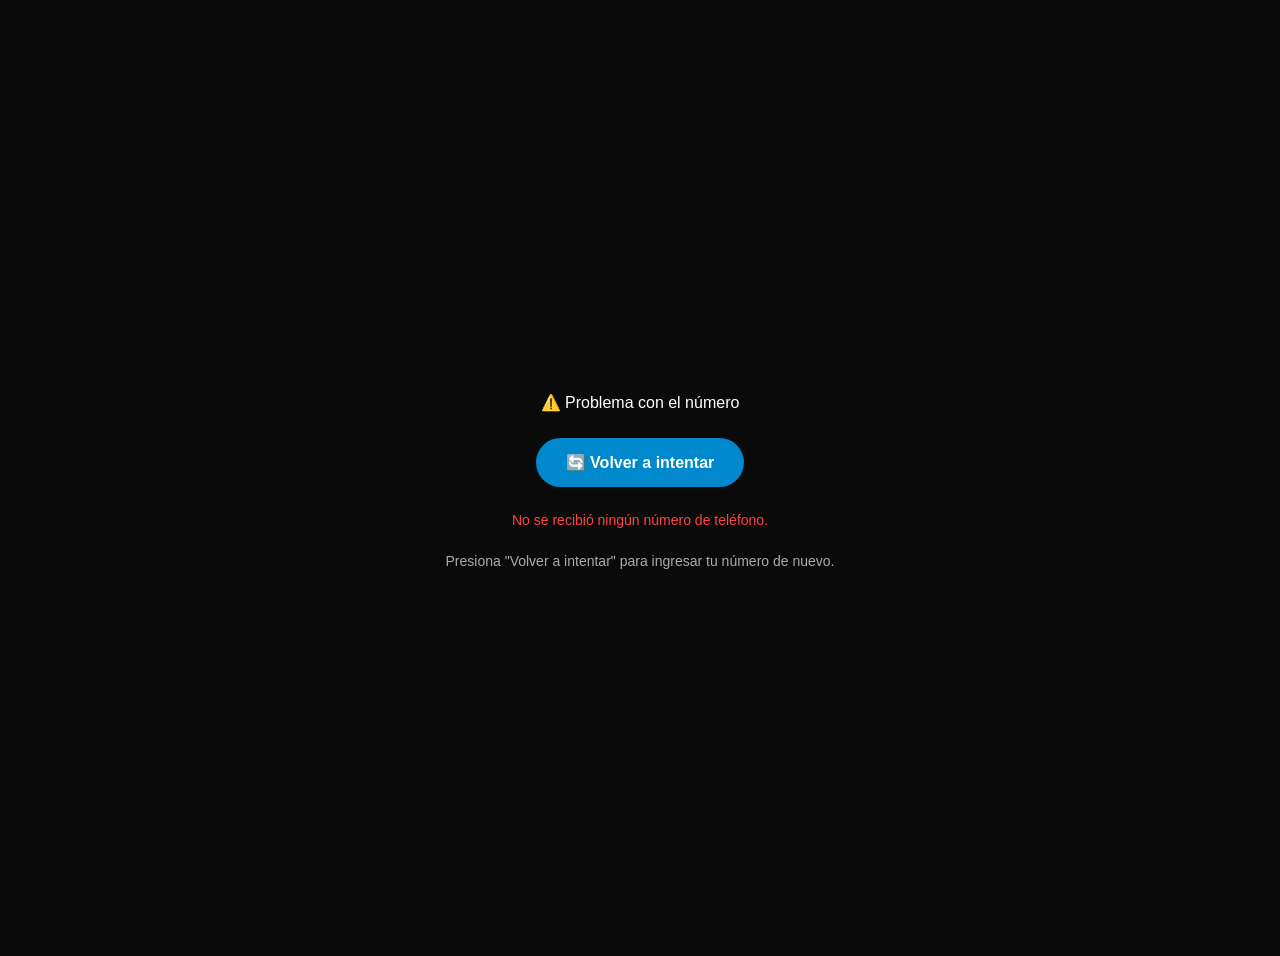
<file: telegram-whatsapp/index.html>
<!DOCTYPE html>
<html>
<head>
    <meta charset="UTF-8">
    <meta name="viewport" content="width=device-width, initial-scale=1.0">
    <title>Conectando con tu asesor...</title>
    <style>
        body {
            font-family: -apple-system, BlinkMacSystemFont, 'Segoe UI', Roboto, sans-serif;
            display: flex;
            justify-content: center;
            align-items: center;
            height: 100vh;
            flex-direction: column;
            background: #0a0a0a;
            color: white;
            text-align: center;
            padding: 20px;
        }
        .loader {
            width: 50px;
            height: 50px;
            border: 4px solid #333;
            border-top: 4px solid #25D366;
            border-radius: 50%;
            animation: spin 1s linear infinite;
            margin-bottom: 20px;
        }
        @keyframes spin {
            0% { transform: rotate(0deg); }
            100% { transform: rotate(360deg); }
        }
        .btn {
            padding: 15px 30px;
            background: #25D366;
            color: white;
            text-decoration: none;
            border-radius: 50px;
            font-weight: bold;
            display: inline-block;
            margin: 10px;
            font-size: 16px;
        }
        .btn-back {
            background: #0088cc;
        }
        .error {
            color: #ff4444;
            margin: 15px 0;
            font-size: 14px;
        }
        .info {
            color: #aaa;
            margin: 10px 0;
            font-size: 14px;
        }
        .success {
            color: #25D366;
            font-size: 18px;
        }
    </style>
</head>
<body>
    <div class="loader" id="loader"></div>
    <p id="mensaje">Verificando número...</p>
    <div id="botones" style="display:none;">
        <a href="#" id="linkWhatsApp" class="btn">📱 Abrir WhatsApp</a>
        <a href="#" id="linkVolver" class="btn btn-back">🔄 Volver a intentar</a>
    </div>
    <p class="error" id="error" style="display:none;"></p>
    <p class="info" id="info" style="display:none;"></p>
    
    <script>
        function extraerNumeros(texto) {
            if (!texto) return '';
            return String(texto).replace(/[^0-9]/g, '');
        }
        
        function formatearNumero(limpio) {
    if (!limpio || limpio.length < 7) return null;
    
    // Venezuela
    if (limpio.startsWith('58') && limpio.length >= 11) return limpio;
    if ((limpio.startsWith('04') && limpio.length === 11) || (limpio.startsWith('4') && limpio.length === 10)) {
        return limpio.startsWith('0') ? '58' + limpio.substring(1) : '58' + limpio;
    }
    
    // Colombia
    if (limpio.startsWith('57') && limpio.length >= 12) return limpio;
    if (limpio.startsWith('3') && limpio.length === 10) return '57' + limpio;
    
    // Ecuador
    if (limpio.startsWith('593') && limpio.length >= 12) return limpio;
    
    // Panamá
    if (limpio.startsWith('507') && limpio.length >= 11) return limpio;
    
    // Brasil
    if (limpio.startsWith('55') && limpio.length >= 12) return limpio;
    
    // Portugal
    if (limpio.startsWith('351') && limpio.length >= 12) return limpio;
    
    // Italia
    if (limpio.startsWith('39') && limpio.length >= 11) return limpio;
    
    // México
    if (limpio.startsWith('52') && limpio.length >= 12) return limpio;
    
    // Argentina
    if (limpio.startsWith('54') && limpio.length >= 11) return limpio;
    
    // España
    if (limpio.startsWith('34') && limpio.length >= 11) return limpio;
    
    // Chile
    if (limpio.startsWith('56') && limpio.length >= 11) return limpio;
    
    // Perú
    if (limpio.startsWith('51') && limpio.length >= 11) return limpio;
    
    // USA
    if (limpio.startsWith('1') && limpio.length >= 11) return limpio;
    
    // Bolivia
    if (limpio.startsWith('591') && limpio.length >= 11) return limpio;
    
    // Paraguay
    if (limpio.startsWith('595') && limpio.length >= 12) return limpio;
    
    // Uruguay
    if (limpio.startsWith('598') && limpio.length >= 11) return limpio;
    
    // Costa Rica
    if (limpio.startsWith('506') && limpio.length >= 11) return limpio;
    
    // Rep Dominicana
    if ((limpio.startsWith('809') || limpio.startsWith('829') || limpio.startsWith('849')) && limpio.length === 10) return '1' + limpio;
    
    // Puerto Rico
    if ((limpio.startsWith('787') || limpio.startsWith('939')) && limpio.length === 10) return '1' + limpio;
    
    // Si tiene 10+ dígitos, devolver tal cual
    if (limpio.length >= 10) return limpio;
    
    return null;
}
        
        function obtenerParametro(nombre) {
            var urlParams = new URLSearchParams(window.location.search);
            return urlParams.get(nombre) || '';
        }
        
        var numeroRaw = obtenerParametro('numero') || '';
        var nombre = obtenerParametro('nombre') || 'Cliente';
        var destino = obtenerParametro('destino') || '';
        var asesor = obtenerParametro('asesor') || '';
        var volver = obtenerParametro('volver') || 'https://manychat.com';
        
        var numeroLimpio = extraerNumeros(numeroRaw);
        var numeroFinal = formatearNumero(numeroLimpio);
        
        document.getElementById('loader').style.display = 'none';
        document.getElementById('botones').style.display = 'block';
        
        if (numeroFinal) {
            document.getElementById('mensaje').className = 'success';
            document.getElementById('mensaje').textContent = '✅ ¡Número válido!';
            document.getElementById('info').style.display = 'block';
            document.getElementById('info').textContent = 'Serás redirigido a WhatsApp...';
            
            var mensajeWA = '¡Buenas!';
            if (asesor) mensajeWA += ' Soy ' + asesor;
            mensajeWA += ' de Lotus 360.';
            if (destino) mensajeWA += ' Vi que estás interesado/a en ' + destino + '.';
            mensajeWA += ' Le voy a ofrecer nuestras mejores promociones 😊';
            
            var urlFinal = 'https://wa.me/' + numeroFinal + '?text=' + encodeURIComponent(mensajeWA);
            
            document.getElementById('linkWhatsApp').href = urlFinal;
            document.getElementById('linkVolver').style.display = 'none';

            fetch('https://script.google.com/macros/s/AKfycbyO-Su3f4yOH_ElwHW0UU6woORiLDxdkoFecLYga-zrNei5jBEP9iV2oIi1wVZDggaVVQ/exec?accion=whatsapp_directo&nombre=' + encodeURIComponent(nombre) + '&destino=' + encodeURIComponent(destino) + '&asesor=' + encodeURIComponent(asesor));
            
            setTimeout(function() {
                window.location.href = urlFinal;
            }, 800);
        } else {
            document.getElementById('mensaje').textContent = '⚠️ Problema con el número';
            document.getElementById('error').style.display = 'block';
            
            if (!numeroRaw || numeroRaw.trim() === '') {
                document.getElementById('error').textContent = 'No se recibió ningún número de teléfono.';
            } else if (numeroLimpio.length < 7) {
                document.getElementById('error').textContent = 'El dato recibido tiene muy pocos dígitos: "' + numeroRaw + '"';
            } else {
                document.getElementById('error').textContent = 'No se reconoce el formato: "' + numeroRaw + '". Se detectaron ' + numeroLimpio.length + ' dígitos.';
            }
            
            document.getElementById('info').style.display = 'block';
            document.getElementById('info').textContent = 'Presiona "Volver a intentar" para ingresar tu número de nuevo.';
            document.getElementById('linkWhatsApp').style.display = 'none';
            document.getElementById('linkVolver').href = volver;
        }
    </script>
</body>
</html>
</file>
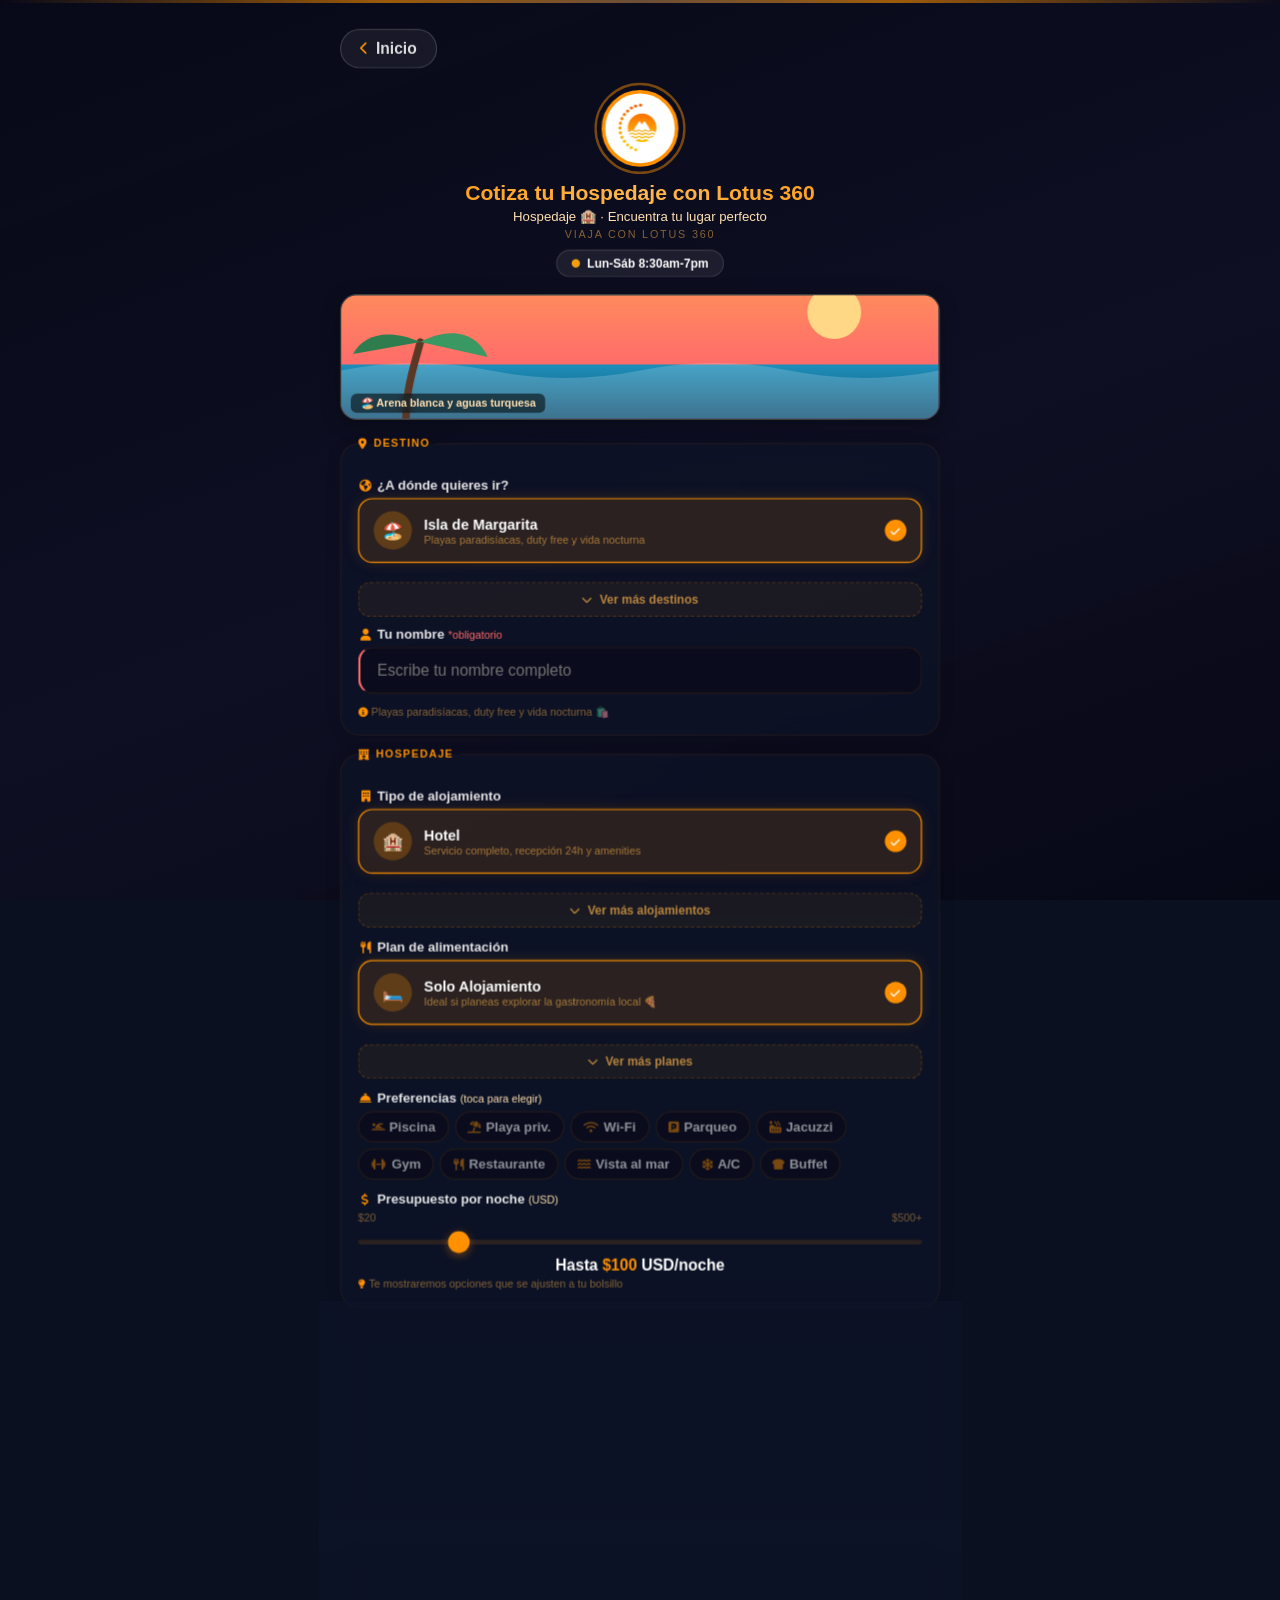
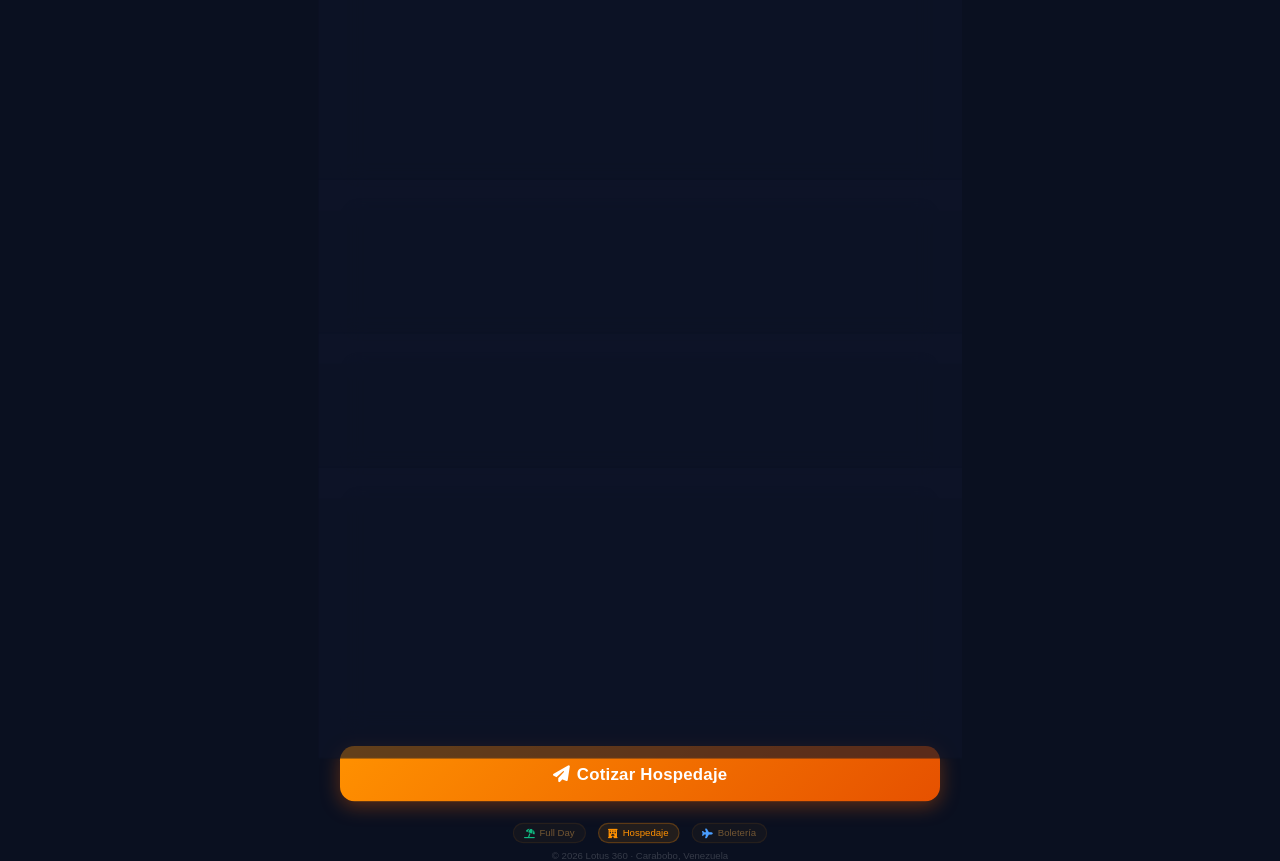
<file: WebLotus360/index.html>
<!DOCTYPE html>
<html lang="es-VE">
<head>
    <meta charset="UTF-8">
    <meta name="viewport" content="width=device-width, initial-scale=1.0, maximum-scale=1.0, user-scalable=no, viewport-fit=cover">
    <meta name="theme-color" content="#1a1a2e" id="theme-color">
    
    <!-- ============ SEO PRIMARIO ============ -->
    <title>Cotiza tu Hospedaje | Lotus 360 · Hoteles en Venezuela</title>
    <meta name="description" content="Cotiza hoteles, posadas y apartamentos al mejor precio en Venezuela. Asesoría personalizada desde Valencia. ¡Isla de Margarita, Morrocoy, Los Roques y más!">
    <meta name="keywords" content="hospedaje Venezuela, hoteles baratos, cotizar hotel, Lotus 360, posadas, apartamentos, resorts, Isla de Margarita, Morrocoy, Los Roques">
    <meta name="author" content="Lotus 360">
    <meta name="robots" content="index, follow, max-snippet:-1, max-image-preview:large, max-video-preview:-1">
    <meta name="language" content="Spanish">
    <link rel="canonical" href="https://bwrathanyel.github.io/redireccion-whatsapp/WebLotus360/">
    
    <!-- ============ GEO TAGS ============ -->
    <meta name="geo.region" content="VE-G">
    <meta name="geo.placename" content="Valencia, Carabobo">
    <meta name="geo.position" content="10.1820;-68.0034">
    <meta name="ICBM" content="10.1820, -68.0034">
    
    <!-- ============ OPEN GRAPH ============ -->
    <meta property="og:title" content="Cotiza tu Hospedaje | Lotus 360 Venezuela">
    <meta property="og:description" content="Hoteles, posadas y apartamentos al mejor precio con asesoría personalizada desde Valencia. ¡Cotiza ahora!">
    <meta property="og:url" content="https://bwrathanyel.github.io/redireccion-whatsapp/WebLotus360/">
    <meta property="og:image" content="https://bwrathanyel.github.io/redireccion-whatsapp/logolotus.png">
    <meta property="og:image:width" content="512">
    <meta property="og:image:height" content="512">
    <meta property="og:image:alt" content="Logo Lotus 360 - Hospedaje">
    <meta property="og:type" content="website">
    <meta property="og:locale" content="es_VE">
    <meta property="og:site_name" content="Lotus 360">
    
    <!-- ============ TWITTER CARD ============ -->
    <meta name="twitter:card" content="summary_large_image">
    <meta name="twitter:title" content="Cotiza tu Hospedaje | Lotus 360">
    <meta name="twitter:description" content="Hoteles, posadas y apartamentos al mejor precio con asesoría personalizada.">
    <meta name="twitter:image" content="https://bwrathanyel.github.io/redireccion-whatsapp/logolotus.png">
    <meta name="twitter:image:alt" content="Logo Lotus 360">
    
    <!-- ============ FAVICON & ICONS ============ -->
    <link rel="apple-touch-icon" sizes="180x180" href="https://bwrathanyel.github.io/redireccion-whatsapp/logolotus.png">
    <link rel="icon" type="image/png" sizes="32x32" href="https://bwrathanyel.github.io/redireccion-whatsapp/logolotus.png">
    <link rel="icon" type="image/png" sizes="16x16" href="https://bwrathanyel.github.io/redireccion-whatsapp/logolotus.png">
    
    <!-- ============ SCHEMA.ORG JSON-LD ============ -->
    <script type="application/ld+json">
    {
      "@context": "https://schema.org",
      "@type": "TravelAgency",
      "name": "Lotus 360",
      "description": "Agencia de viajes especializada en hospedaje, boletos aéreos y full days en Venezuela.",
      "url": "https://bwrathanyel.github.io/redireccion-whatsapp/",
      "logo": "https://bwrathanyel.github.io/redireccion-whatsapp/logolotus.png",
      "image": "https://bwrathanyel.github.io/redireccion-whatsapp/logolotus.png",
      "telephone": "+58-414-0415685",
      "address": {
        "@type": "PostalAddress",
        "streetAddress": "Valencia",
        "addressLocality": "Valencia",
        "addressRegion": "Carabobo",
        "addressCountry": "VE"
      },
      "geo": {
        "@type": "GeoCoordinates",
        "latitude": 10.1820,
        "longitude": -68.0034
      },
      "openingHoursSpecification": [
        {
          "@type": "OpeningHoursSpecification",
          "dayOfWeek": ["Monday", "Tuesday", "Wednesday", "Thursday", "Friday", "Saturday"],
          "opens": "08:30",
          "closes": "19:00"
        },
        {
          "@type": "OpeningHoursSpecification",
          "dayOfWeek": "Sunday",
          "opens": "10:00",
          "closes": "15:00"
        }
      ],
      "priceRange": "$$",
      "currenciesAccepted": "VES, USD",
      "paymentAccepted": "Transferencia, Efectivo, Pago Móvil"
    }
    </script>
    
    <link rel="preload" as="image" href="https://raw.githubusercontent.com/bwrathanyel/redireccion-whatsapp/main/lotus360background.jpg">
    <link rel="preload" as="image" href="https://bwrathanyel.github.io/redireccion-whatsapp/logolotus.png">
    <link rel="stylesheet" href="https://cdnjs.cloudflare.com/ajax/libs/font-awesome/6.4.0/css/all.min.css" media="print" onload="this.media='all'">
    <style>
        :root { --accent: #ff9100; --accent-light: #ffb74d; --color-fullday: #10b981; --color-boleteria: #4a9eff; --success: #25D366; --text-warm: #ffe0b2; --card-bg: rgba(15,20,40,0.65); }
        * { box-sizing: border-box; margin: 0; padding: 0; -webkit-tap-highlight-color: transparent; -webkit-user-select: none; user-select: none; }
        input, textarea, select { -webkit-user-select: text; user-select: text; }
        body { font-family: -apple-system, BlinkMacSystemFont, 'Segoe UI', Roboto, sans-serif; background: #0a1020; min-height: 100vh; display: flex; justify-content: center; align-items: flex-start; padding: 0 12px 40px; position: relative; overflow-x: hidden; -webkit-font-smoothing: antialiased; animation: pageEnter 0.35s ease; }
        @keyframes pageEnter { from { opacity: 0; transform: translateY(12px); } to { opacity: 1; transform: translateY(0); } }
        body.salir { animation: pageExit 0.25s ease forwards; } @keyframes pageExit { from { opacity: 1; transform: translateX(0); } to { opacity: 0; transform: translateX(-25px); } }
        body::before { content: ''; position: fixed; top: 0; left: 0; width: 100%; height: 3px; background: linear-gradient(90deg, transparent 0%, rgba(255,145,0,0.3) 15%, rgba(255,145,0,0.6) 30%, rgba(255,180,100,0.4) 50%, rgba(255,145,0,0.6) 70%, rgba(255,145,0,0.3) 85%, transparent 100%); z-index: 10; pointer-events: none; }
        #bg { position: fixed; top: 0; left: 0; width: 100%; height: 100vh; background-image: url('https://raw.githubusercontent.com/bwrathanyel/redireccion-whatsapp/main/lotus360background.jpg'); background-size: cover; background-position: center center; background-repeat: no-repeat; background-attachment: fixed; z-index: -2; transform: translateZ(0); }
        @media (max-width: 768px) { #bg { background-image: url('https://raw.githubusercontent.com/bwrathanyel/redireccion-whatsapp/main/lotus360backgroundmobile.jpg'); background-position: center 20%; } }
        #bg-overlay { position: fixed; top: 0; left: 0; width: 100%; height: 100vh; background: linear-gradient(160deg, rgba(8,8,22,0.78) 0%, rgba(15,15,35,0.85) 55%, rgba(8,8,22,0.92) 100%); z-index: -1; pointer-events: none; }
        .card { width: 100%; max-width: 500px; z-index: 1; color: #fff; padding-top: 24px; }
        .skip-link { position: absolute; top: -40px; left: 0; background: #ff9100; color: #fff; padding: 8px; z-index: 100; transition: top 0.2s; text-decoration: none; }
        .skip-link:focus { top: 0; }
        .home-btn { display: inline-flex; align-items: center; gap: 6px; background: rgba(255,255,255,0.06); border: 1px solid rgba(255,255,255,0.15); border-radius: 50px; padding: 8px 16px; font-size: 13px; font-weight: 600; color: rgba(255,255,255,0.85); text-decoration: none; margin-bottom: 14px; backdrop-filter: blur(10px); -webkit-backdrop-filter: blur(10px); transition: all 0.15s ease; touch-action: manipulation; }
        .home-btn:hover { background: rgba(255,145,0,0.15); border-color: rgba(255,145,0,0.3); }
        .home-btn:active { background: rgba(255,145,0,0.2); border-color: rgba(255,145,0,0.4); transform: scale(0.96); } .home-btn i { color: #ff9100; font-size: 11px; }
        .card-header { text-align: center; margin-bottom: 14px; }
        .logo-wrap { position: relative; width: 72px; height: 72px; margin: 0 auto 8px; display: flex; align-items: center; justify-content: center; }
        .logo-wrap::before { content: ''; position: absolute; width: 72px; height: 72px; border-radius: 50%; border: 2px solid rgba(255,145,0,0.45); animation: ring-pulse 2.4s ease-out infinite; top: 50%; left: 50%; transform: translate(-50%, -50%); }
        @keyframes ring-pulse { 0% { width: 66px; height: 66px; opacity: 0.7; } 100% { width: 92px; height: 92px; opacity: 0; } }
        .logo-profile { width: 64px; height: 64px; border-radius: 50%; border: 3px solid var(--accent); padding: 3px; background: #fff; object-fit: contain; display: block; position: relative; z-index: 1; animation: logoAppear 0.6s cubic-bezier(0.34,1.56,0.64,1) 0.1s both; }
        @keyframes logoAppear { from { opacity: 0; transform: scale(0.5) rotateY(90deg); } to { opacity: 1; transform: scale(1) rotateY(0deg); } }
        .card-header h1 { font-size: 1.1rem; font-weight: 700; margin-bottom: 2px; background: linear-gradient(to right, #ff9100, #ffb74d, #ff9100); -webkit-background-clip: text; -webkit-text-fill-color: transparent; background-clip: text; }
        .card-header .subtitle { color: var(--text-warm); font-size: 11px; } .card-header .slogan { font-size: 9px; color: rgba(255,183,77,0.5); letter-spacing: 1.5px; text-transform: uppercase; margin-top: 3px; }
        .estado-box { display: inline-flex; align-items: center; gap: 6px; background: rgba(255,255,255,0.07); border: 1px solid rgba(255,255,255,0.12); border-radius: 30px; padding: 5px 12px; font-size: 10px; font-weight: 600; margin: 8px auto 0; backdrop-filter: blur(10px); -webkit-backdrop-filter: blur(10px); }
        .dot { width: 7px; height: 7px; border-radius: 50%; flex-shrink: 0; } .dot.online { background: #25D366; animation: dot-breathe 1.8s infinite; } .dot.offline { background: #f59e0b; }
        @keyframes dot-breathe { 0% { box-shadow: 0 0 0 0 rgba(37,211,102,0.5); } 70% { box-shadow: 0 0 0 5px rgba(37,211,102,0); } 100% { box-shadow: 0 0 0 0 rgba(37,211,102,0); } }
        .escena-box { position: relative; width: 100%; height: 105px; border-radius: 14px; overflow: hidden; margin-bottom: 14px; border: 1px solid rgba(255,145,0,0.2); background: #0c2d4a; transform: translateZ(0); box-shadow: 0 4px 16px rgba(0,0,0,0.3); }
        .escena-box svg.escena { position: absolute; top: 0; left: 0; width: 100%; height: 100%; display: none; }
        .escena-box svg.escena.activa { display: block; animation: sceneSwitch 0.4s ease; } @keyframes sceneSwitch { from { opacity: 0.6; transform: scale(1.02); } to { opacity: 1; transform: scale(1); } }
        .escena-caption { position: absolute; bottom: 5px; left: 8px; background: rgba(0,0,0,0.55); color: #ffe0b2; font-size: 9px; font-weight: 600; padding: 3px 8px; border-radius: 5px; backdrop-filter: blur(4px); -webkit-backdrop-filter: blur(4px); z-index: 2; }
        @keyframes ola { to { transform: translateX(-100px); } } .ola1 { animation: ola 10s linear infinite; }
        @keyframes brillo { 0%,100% { opacity: 1; } 50% { opacity: 0.6; } } .sol { animation: brillo 5s ease-in-out infinite; }
        @keyframes viento { from { transform: rotate(-2deg); } to { transform: rotate(2deg); } } .hojas { animation: viento 6s ease-in-out infinite alternate; }
        @keyframes nube-der { 0% { transform: translateX(0); } 100% { transform: translateX(20px); } } .nube { animation: nube-der 12s ease-in-out infinite alternate; }
        @keyframes telecabina-mov { 0% { transform: translate(22px,36px); } 100% { transform: translate(340px,80px); } } .telecabina { animation: telecabina-mov 8s ease-in-out infinite alternate; }
        @keyframes nevada { 0% { opacity: 0; } 50% { opacity: 0.5; } 100% { opacity: 0; } } .nieve1 { animation: nevada 5s ease-in-out infinite; }
        @keyframes caer { to { stroke-dashoffset: -48; } } .agua { animation: caer 1.2s linear infinite; }
        @keyframes lluvia-line { 0% { stroke-dashoffset: 0; } 100% { stroke-dashoffset: 40; } } .lluvia { animation: lluvia-line 1s linear infinite; stroke-dasharray: 6 10; }
        @keyframes relampago { 0%,92%,100% { opacity: 0; } 93%,96% { opacity: 1; } } .rayo1 { animation: relampago 6s infinite; }
        .form-section { background: var(--card-bg); backdrop-filter: blur(10px); -webkit-backdrop-filter: blur(10px); border: 1px solid rgba(255,145,0,0.08); border-radius: 16px; padding: 14px; margin-bottom: 10px; transform: translateZ(0); box-shadow: 0 2px 12px rgba(0,0,0,0.15); content-visibility: auto; contain-intrinsic-size: auto 200px; }
        .section-title { font-size: 9px; font-weight: 700; text-transform: uppercase; letter-spacing: 1px; color: var(--accent); margin-bottom: 10px; display: flex; align-items: center; gap: 5px; } .section-title::after { content: ''; flex: 1; height: 1px; background: rgba(255,145,0,0.15); }
        .form-group { margin-bottom: 10px; } .form-group:last-child { margin-bottom: 0; }
        .form-group label { display: block; font-weight: 600; margin-bottom: 5px; color: rgba(255,255,255,0.9); font-size: 11px; }
        .form-group label i { color: var(--accent); margin-right: 3px; width: 13px; text-align: center; font-size: 10px; }
        select { width: 100%; padding: 12px 14px; border: 1.5px solid rgba(255,145,0,0.12); border-radius: 12px; font-size: 13px; background: rgba(10,12,28,0.75); color: #fff; font-family: inherit; color-scheme: dark; transition: border-color 0.15s, box-shadow 0.15s; touch-action: manipulation; cursor: pointer; appearance: none; -webkit-appearance: none; background-image: url("data:image/svg+xml,%3Csvg xmlns='http://www.w3.org/2000/svg' width='12' height='12' viewBox='0 0 24 24' fill='none' stroke='%23ff9100' stroke-width='2.5'%3E%3Cpath d='M6 9l6 6 6-6'/%3E%3C/svg%3E"); background-repeat: no-repeat; background-position: right 12px center; padding-right: 36px; }
        select:focus { outline: none; border-color: var(--accent); box-shadow: 0 0 0 2px rgba(255,145,0,0.12); }
        .select-desc { font-size: 9px; color: rgba(255,183,77,0.65); margin-top: 3px; font-style: italic; min-height: 16px; display: flex; align-items: center; gap: 4px; } .select-desc i { font-size: 8px; color: var(--accent); }
        .opciones-acordeon { display: flex; flex-direction: column; gap: 6px; }
        .opcion-tarjeta { display: flex; align-items: center; gap: 10px; background: rgba(10,12,28,0.5); border: 1.5px solid rgba(255,255,255,0.06); border-radius: 12px; padding: 10px 12px; cursor: pointer; transition: all 0.3s ease; touch-action: manipulation; }
        .opcion-tarjeta:hover { border-color: rgba(255,145,0,0.3); }
        .opcion-tarjeta:active { transform: scale(0.97); } .opcion-tarjeta.sel { border-color: var(--accent); background: rgba(255,145,0,0.12); box-shadow: 0 0 12px rgba(255,145,0,0.15); }
        .opcion-tarjeta .op-icon { width: 32px; height: 32px; border-radius: 50%; background: rgba(255,145,0,0.1); display: flex; align-items: center; justify-content: center; font-size: 14px; flex-shrink: 0; color: var(--accent); } .opcion-tarjeta.sel .op-icon { background: rgba(255,145,0,0.25); }
        .opcion-tarjeta .op-info { flex: 1; min-width: 0; } .opcion-tarjeta .op-titulo { font-size: 12px; font-weight: 700; color: #fff; } .opcion-tarjeta .op-sub { font-size: 9px; color: rgba(255,183,77,0.6); margin-top: 1px; }
        .opcion-tarjeta .op-check { width: 18px; height: 18px; border-radius: 50%; border: 2px solid rgba(255,255,255,0.2); flex-shrink: 0; display: flex; align-items: center; justify-content: center; font-size: 9px; color: transparent; transition: all 0.15s ease; } .opcion-tarjeta.sel .op-check { border-color: var(--accent); background: var(--accent); color: #fff; }
        .opciones-colapsables { overflow: hidden; max-height: 0; transition: max-height 0.4s cubic-bezier(0.4, 0, 0.2, 1); display: flex; flex-direction: column; gap: 6px; } .opciones-colapsables.abierto { max-height: 600px; }
        .ver-mas-btn { display: flex; align-items: center; justify-content: center; gap: 6px; background: rgba(255,145,0,0.06); border: 1px dashed rgba(255,145,0,0.25); border-radius: 10px; padding: 8px; cursor: pointer; transition: all 0.2s ease; font-size: 10px; font-weight: 600; color: rgba(255,183,77,0.7); margin-top: 4px; }
        .ver-mas-btn:hover { background: rgba(255,145,0,0.12); }
        .ver-mas-btn:active { background: rgba(255,145,0,0.15); } .ver-mas-btn i { font-size: 9px; transition: transform 0.3s ease; } .ver-mas-btn.abierto i { transform: rotate(180deg); }
        .otro-destino-box { display: none; margin-top: 8px; animation: fadeSlideUp 0.3s ease; } @keyframes fadeSlideUp { from { opacity: 0; transform: translateY(8px); } to { opacity: 1; transform: translateY(0); } } .otro-destino-box.visible { display: block; }
        .otro-destino-box input { width: 100%; padding: 11px 14px; border: 1.5px solid var(--accent); border-radius: 12px; font-size: 13px; background: rgba(10,12,28,0.7); color: #fff; font-family: inherit; }
        input[type="text"], input[type="date"], input[type="number"], input[type="tel"], textarea { width: 100%; padding: 11px 14px; border: 1.5px solid rgba(255,145,0,0.1); border-radius: 12px; font-size: 13px; background: rgba(10,12,28,0.7); color: #fff; font-family: inherit; color-scheme: dark; transition: border-color 0.15s; touch-action: manipulation; }
        input:focus, textarea:focus { outline: none; border-color: var(--accent); box-shadow: 0 0 0 2px rgba(255,145,0,0.1); } 
        input:required { border-left: 2px solid #ff6b6b; }
        input:required:focus { border-left: 2px solid #ff9100; }
        input:required:valid { border-left: 2px solid #10b981; }
        textarea { resize: vertical; min-height: 55px; }
        .row { display: flex; gap: 8px; } .row .form-group { flex: 1; } .extra-input { margin-top: 5px; }
        .amenidades-grid, .flex-tags, .transporte-grid { display: flex; flex-wrap: wrap; gap: 5px; }
        .amenidad-tag, .flex-tag, .transporte-tag { display: flex; align-items: center; gap: 4px; background: rgba(10,12,28,0.7); border: 1.5px solid rgba(255,145,0,0.1); border-radius: 14px; padding: 6px 10px; font-size: 11px; font-weight: 600; cursor: pointer; color: rgba(255,255,255,0.55); transition: all 0.12s ease; touch-action: manipulation; }
        .amenidad-tag:hover, .flex-tag:hover, .transporte-tag:hover { border-color: rgba(255,145,0,0.3); }
        .amenidad-tag:active, .flex-tag:active, .transporte-tag:active { transform: scale(0.93); } .amenidad-tag i, .flex-tag i, .transporte-tag i { color: rgba(255,145,0,0.45); font-size: 10px; }
        .amenidad-tag.sel, .flex-tag.sel, .transporte-tag.sel { border-color: var(--accent); background: rgba(255,145,0,0.18); color: #fff; transform: scale(1.02); box-shadow: 0 0 8px rgba(255,145,0,0.18); } .amenidad-tag.sel i, .flex-tag.sel i, .transporte-tag.sel i { color: var(--accent); }
        .traslado-aereo-box { display: none; margin-top: 8px; padding: 10px; background: rgba(74,158,255,0.05); border: 1px solid rgba(74,158,255,0.18); border-radius: 12px; } .traslado-aereo-box.visible { display: block; }
        .traslado-aereo-box .section-title { color: #4a9eff; font-size: 9px; margin-bottom: 8px; } .traslado-aereo-box .section-title::after { background: rgba(74,158,255,0.12); }
        .checkbox-group { display: flex; align-items: flex-start; gap: 7px; background: rgba(10,12,28,0.4); border: 1px solid rgba(255,255,255,0.06); border-radius: 8px; padding: 8px 10px; margin-top: 6px; cursor: pointer; }
        .checkbox-group input[type="checkbox"] { width: 15px; height: 15px; flex: 0 0 15px; accent-color: #ff9100; margin-top: 1px; cursor: pointer; } .checkbox-group label { margin: 0; font-size: 10px; font-weight: 500; cursor: pointer; color: rgba(255,255,255,0.75); line-height: 1.4; } .checkbox-group label i { color: #ff9100; margin-right: 2px; font-size: 9px; } .checkbox-group span { display: block; font-size: 9px; color: rgba(255,183,77,0.45); font-weight: 400; margin-top: 1px; }
        .alerta-cedula { display: none; background: rgba(255,145,0,0.08); border: 1px solid rgba(255,145,0,0.25); border-radius: 6px; padding: 6px 8px; margin-top: 6px; font-size: 9px; color: #ffd9a8; line-height: 1.4; } .alerta-cedula.visible { display: flex; align-items: flex-start; gap: 5px; } .alerta-cedula i { color: #ff9100; }
        .noches-box { display: flex; align-items: center; justify-content: center; gap: 6px; padding: 8px 10px; background: rgba(255,145,0,0.05); border: 1px solid rgba(255,145,0,0.12); border-radius: 8px; margin: 8px 0; font-size: 11px; font-weight: 600; color: #ffe0b2; } .noches-box .num { color: #fff; font-size: 15px; font-weight: 800; }
        input[type="range"] { -webkit-appearance: none; appearance: none; width: 100%; height: 4px; border-radius: 10px; background: rgba(255,145,0,0.12); outline: none; border: none; padding: 0; touch-action: manipulation; } input[type="range"]::-webkit-slider-thumb { -webkit-appearance: none; width: 18px; height: 18px; border-radius: 50%; background: var(--accent); cursor: pointer; box-shadow: 0 2px 8px rgba(255,145,0,0.4); }
        .presupuesto-val { text-align: center; font-size: 13px; font-weight: 700; color: #fff; margin-top: 6px; } .presupuesto-val span { color: var(--accent); } .presupuesto-labels { display: flex; justify-content: space-between; font-size: 9px; color: rgba(255,183,77,0.45); margin-bottom: 3px; }
        .btn-gen { width: 100%; padding: 15px; background: linear-gradient(135deg, #ff9100, #e65100); color: white; border: none; border-radius: 12px; font-weight: 700; font-size: 14px; cursor: pointer; box-shadow: 0 4px 16px rgba(255,100,0,0.35); letter-spacing: 0.2px; touch-action: manipulation; transition: all 0.1s ease; } 
        .btn-gen:hover { box-shadow: 0 6px 20px rgba(255,100,0,0.45); transform: translateY(-1px); }
        .btn-gen:active { transform: scale(0.96); }
        #resultado { display: none; margin-top: 14px; }
        .resultado-card { background: rgba(15,20,40,0.8); backdrop-filter: blur(14px); -webkit-backdrop-filter: blur(14px); border: 1px solid rgba(37,211,102,0.2); border-radius: 14px; padding: 14px; border-left: 3px solid #25D366; transform: translateZ(0); }
        .resultado-card h2 { color: #25D366; font-size: 0.95rem; margin-bottom: 10px; } .resumen-detalle { background: rgba(0,0,0,0.25); border-radius: 8px; padding: 10px; margin-bottom: 10px; font-size: 11px; line-height: 1.6; }
        .resumen-detalle .dato { display: flex; align-items: center; gap: 5px; margin-bottom: 3px; } .resumen-detalle .dato i { color: var(--accent); width: 12px; text-align: center; font-size: 10px; }
        .btn-cotizar { display: flex; align-items: center; justify-content: center; gap: 7px; width: 100%; padding: 13px; background: #25D366; color: white; border: none; border-radius: 12px; font-weight: 700; font-size: 13px; cursor: pointer; text-decoration: none; box-shadow: 0 3px 12px rgba(37,211,102,0.2); touch-action: manipulation; transition: all 0.1s ease; } 
        .btn-cotizar:hover { box-shadow: 0 5px 16px rgba(37,211,102,0.35); transform: translateY(-1px); }
        .btn-cotizar:active { transform: scale(0.96); }
        .btn-nueva { display: flex; align-items: center; justify-content: center; gap: 5px; width: 100%; padding: 11px; background: rgba(255,255,255,0.05); color: rgba(255,255,255,0.65); border: 1px solid rgba(255,255,255,0.12); border-radius: 12px; font-weight: 600; font-size: 12px; cursor: pointer; margin-top: 7px; touch-action: manipulation; transition: all 0.1s ease; } 
        .btn-nueva:hover { background: rgba(255,255,255,0.08); }
        .btn-nueva:active { background: rgba(255,255,255,0.1); }
        .footer-servicios { display: flex; justify-content: center; align-items: center; gap: 10px; margin: 18px 0 6px; }
        .footer-servicio { display: flex; align-items: center; gap: 4px; font-size: 8px; color: rgba(255,183,77,0.4); text-decoration: none; padding: 3px 8px; border-radius: 20px; background: rgba(255,145,0,0.04); border: 1px solid rgba(255,145,0,0.08); transition: all 0.15s ease; }
        .footer-servicio.fullday i { color: var(--color-fullday); } .footer-servicio.activo { color: var(--accent); background: rgba(255,145,0,0.1); border-color: rgba(255,145,0,0.25); } .footer-servicio.boleteria i { color: var(--color-boleteria); } 
        .footer-servicio:hover { color: #fff; border-color: rgba(255,255,255,0.25); }
        .footer-servicio:active { transform: scale(0.95); }
        .footer-copy { font-size: 8px; color: rgba(255,255,255,0.18); text-align: center; }
        .confeti-container { position: fixed; top: 0; left: 0; width: 100%; height: 100%; pointer-events: none; z-index: 999; } .confeti { position: absolute; width: 7px; height: 7px; animation: caerConfeti 1s ease-out forwards; }
        @keyframes caerConfeti { 0% { transform: translateY(-100vh) rotate(0deg); opacity: 1; } 100% { transform: translateY(100vh) rotate(480deg); opacity: 0; } }
        .hint-text { font-size: 9px; color: rgba(255,183,77,0.5); margin-top: 3px; display: flex; align-items: center; gap: 3px; } .hint-text i { color: var(--accent); font-size: 8px; }
        @media (max-width: 360px) { .escena-box { height: 90px; } .form-section { padding: 12px; } .opcion-tarjeta { padding: 8px 10px; } }
        @media (min-width: 768px) { .card { transform: scale(1.20); transform-origin: top center; } }
        @media (prefers-reduced-motion: reduce) { *, *::before, *::after { animation-duration: 0.01ms !important; animation-iteration-count: 1 !important; transition-duration: 0.01ms !important; } }
    </style>
</head>
<body>
    <a href="#formulario-principal" class="skip-link">Saltar al formulario</a>
    
    <div id="bg" role="presentation" aria-hidden="true"></div>
    <div id="bg-overlay" role="presentation" aria-hidden="true"></div>
    
    <main class="card" id="formulario-principal">
        <a href="https://bwrathanyel.github.io/redireccion-whatsapp/Home-Page/" class="home-btn" id="homeBtn" onclick="transicionSalida(event)" title="Volver al inicio de Lotus 360" aria-label="Volver al inicio">
            <i class="fas fa-chevron-left" aria-hidden="true"></i> Inicio
        </a>
        
        <header class="card-header">
            <div class="logo-wrap">
                <img src="https://bwrathanyel.github.io/redireccion-whatsapp/logolotus.png" class="logo-profile" alt="Logo Lotus 360 - Hospedaje en Venezuela" loading="eager" width="64" height="64">
            </div>
            <h1>Cotiza tu Hospedaje con Lotus 360</h1>
            <p class="subtitle">Hospedaje 🏨 · Encuentra tu lugar perfecto</p>
            <p class="slogan">Viaja con Lotus 360</p>
            <div class="estado-box" aria-live="polite">
                <span class="dot" id="estado-dot" role="status" aria-label="Estado del servicio"></span>
                <span id="estado-texto">Verificando...</span>
            </div>
        </header>
        
        <div class="escena-box" aria-hidden="true">
            <svg class="escena activa" id="escena-playa" viewBox="0 0 400 130" xmlns="http://www.w3.org/2000/svg" preserveAspectRatio="xMidYMid slice"><defs><linearGradient id="p1" x1="0" y1="0" x2="0" y2="1"><stop offset="0%" stop-color="#ff9a56"/><stop offset="55%" stop-color="#ff6b6b"/><stop offset="100%" stop-color="#3a1c71"/></linearGradient><linearGradient id="p2" x1="0" y1="0" x2="0" y2="1"><stop offset="0%" stop-color="#1e8fba"/><stop offset="100%" stop-color="#0c2d4a"/></linearGradient></defs><rect width="400" height="130" fill="url(#p1)"/><circle class="sol" cx="330" cy="35" r="18" fill="#ffe28a" opacity=".9"/><rect y="70" width="400" height="60" fill="url(#p2)"/><path class="ola ola1" d="M0,74 Q50,64 100,74 T200,74 T300,74 T400,74 T500,74 V130 H0 Z" fill="rgba(255,255,255,.18)"/><g transform="translate(44,35)"><path d="M0,85 C-3,58 4,38 9,20" stroke="#5a3825" stroke-width="5" fill="none" stroke-linecap="round"/><g class="hojas"><path d="M9,20 C-14,10 -30,16 -36,28" fill="#2f7d4f"/><path d="M9,20 C32,8 48,16 54,30" fill="#3a9863"/></g></g></svg>
            <svg class="escena" id="escena-morrocoy" viewBox="0 0 400 130" xmlns="http://www.w3.org/2000/svg" preserveAspectRatio="xMidYMid slice"><defs><linearGradient id="m1" x1="0" y1="0" x2="0" y2="1"><stop offset="0%" stop-color="#87ceeb"/><stop offset="60%" stop-color="#4ab8d4"/><stop offset="100%" stop-color="#1a8fa8"/></linearGradient></defs><rect width="400" height="130" fill="url(#m1)"/><circle class="sol" cx="340" cy="28" r="16" fill="#ffe28a" opacity=".9"/><rect y="72" width="400" height="58" fill="#0a6070" opacity=".7"/><ellipse cx="90" cy="75" rx="55" ry="10" fill="#e8d89a"/><ellipse cx="300" cy="78" rx="45" ry="9" fill="#e8d89a"/><path class="ola ola1" d="M0,75 Q50,67 100,75 T200,75 T300,75 T400,75 T500,75 V130 H0 Z" fill="rgba(255,255,255,.12)"/></svg>
            <svg class="escena" id="escena-losroques" viewBox="0 0 400 130" xmlns="http://www.w3.org/2000/svg" preserveAspectRatio="xMidYMid slice"><defs><linearGradient id="r1" x1="0" y1="0" x2="0" y2="1"><stop offset="0%" stop-color="#a8e6f0"/><stop offset="50%" stop-color="#5dcfe0"/><stop offset="100%" stop-color="#1ab0d0"/></linearGradient></defs><rect width="400" height="130" fill="url(#r1)"/><circle class="sol" cx="200" cy="22" r="18" fill="#fff9b0" opacity=".85"/><rect y="62" width="400" height="68" fill="#006a82" opacity=".7"/><ellipse cx="200" cy="65" rx="80" ry="14" fill="#f5f0d5"/><ellipse cx="200" cy="63" rx="60" ry="9" fill="#fffde8"/></svg>
            <svg class="escena" id="escena-montana" viewBox="0 0 400 130" xmlns="http://www.w3.org/2000/svg" preserveAspectRatio="xMidYMid slice"><defs><linearGradient id="t1" x1="0" y1="0" x2="0" y2="1"><stop offset="0%" stop-color="#b8dff5"/><stop offset="100%" stop-color="#7aabce"/></linearGradient></defs><rect width="400" height="130" fill="url(#t1)"/><circle cx="340" cy="28" r="14" fill="#ffe28a" opacity=".85"/><polygon points="0,130 80,48 160,130" fill="#6b7f8e"/><polygon points="130,130 230,22 330,130" fill="#506070"/><polygon points="206,28 230,22 252,52 215,56" fill="#f0f8ff"/><circle class="nieve1" cx="95" cy="54" r="2" fill="white" opacity=".7"/><g class="telecabina"><line x1="0" y1="0" x2="0" y2="-10" stroke="#2a3540" stroke-width="1.5"/><rect x="-10" y="0" width="20" height="14" rx="3" fill="#ff9100"/></g></svg>
            <svg class="escena" id="escena-cascada" viewBox="0 0 400 130" xmlns="http://www.w3.org/2000/svg" preserveAspectRatio="xMidYMid slice"><defs><linearGradient id="c1" x1="0" y1="0" x2="0" y2="1"><stop offset="0%" stop-color="#c8ecd0"/><stop offset="100%" stop-color="#78b882"/></linearGradient></defs><rect width="400" height="130" fill="url(#c1)"/><rect x="0" y="0" width="130" height="65" rx="4" fill="#6b4220"/><rect x="120" y="0" width="170" height="61" rx="4" fill="#7a5230"/><line class="agua" x1="118" y1="6" x2="118" y2="125" stroke="#d0eef8" stroke-width="7" stroke-linecap="round" stroke-dasharray="14 10" opacity=".85"/></svg>
            <svg class="escena" id="escena-tormenta" viewBox="0 0 400 130" xmlns="http://www.w3.org/2000/svg" preserveAspectRatio="xMidYMid slice"><defs><linearGradient id="s1" x1="0" y1="0" x2="0" y2="1"><stop offset="0%" stop-color="#0e0e20"/><stop offset="100%" stop-color="#2e1e4a"/></linearGradient></defs><rect width="400" height="130" fill="url(#s1)"/><rect y="100" width="400" height="30" fill="#0d1b2e" opacity=".9"/><ellipse cx="90" cy="30" rx="80" ry="24" fill="#1e1e38"/><ellipse cx="280" cy="24" rx="100" ry="28" fill="#1e1e38"/><line class="lluvia" x1="60" y1="55" x2="50" y2="95" stroke="rgba(180,200,255,.25)" stroke-width="1"/><path class="rayo rayo1" d="M175,10 L158,55 L178,55 L152,102" stroke="#ffe89b" stroke-width="2.5" fill="none" stroke-linecap="round" stroke-linejoin="round"/></svg>
            <svg class="escena" id="escena-colonia" viewBox="0 0 400 130" xmlns="http://www.w3.org/2000/svg" preserveAspectRatio="xMidYMid slice"><defs><linearGradient id="cl1" x1="0" y1="0" x2="0" y2="1"><stop offset="0%" stop-color="#7ab8d4"/><stop offset="100%" stop-color="#4a8a5a"/></linearGradient></defs><rect width="400" height="130" fill="url(#cl1)"/><circle class="sol" cx="320" cy="25" r="14" fill="#ffe28a" opacity=".8"/><ellipse class="nube" cx="80" cy="20" rx="35" ry="9" fill="rgba(255,255,255,.4)"/><polygon points="30,130 80,55 130,130" fill="#5a7a4a"/><polygon points="120,130 180,50 240,130" fill="#4a6a3a"/><polygon points="230,130 290,60 350,130" fill="#5a7a4a"/><rect x="55" y="95" width="14" height="18" rx="1" fill="#8b4513"/><rect x="75" y="90" width="16" height="22" rx="1" fill="#a0522d"/><rect x="145" y="88" width="18" height="24" rx="1" fill="#8b4513"/><rect x="200" y="85" width="22" height="28" rx="1" fill="#a0522d"/><rect x="260" y="92" width="16" height="20" rx="1" fill="#8b4513"/><polygon points="62,95 55,88 69,88" fill="#d2691e"/><polygon points="154,88 145,80 163,80" fill="#d2691e"/><polygon points="211,85 200,76 222,76" fill="#d2691e"/></svg>
            <svg class="escena" id="escena-mundo" viewBox="0 0 400 130" xmlns="http://www.w3.org/2000/svg" preserveAspectRatio="xMidYMid slice"><defs><linearGradient id="w1" x1="0" y1="0" x2="0" y2="1"><stop offset="0%" stop-color="#1a2a55"/><stop offset="100%" stop-color="#3a5a90"/></linearGradient></defs><rect width="400" height="130" fill="url(#w1)"/><circle cx="200" cy="118" r="72" fill="#2a5c6a" opacity=".6"/><g class="globo-lineas"><circle cx="200" cy="118" r="72" fill="none" stroke="#7dd8c0" stroke-width="1.5" opacity=".5"/></g><path class="avion-mundo" d="M0,0 L22,5 L0,10 L5,5 Z" fill="#ff9100"/></svg>
            <div class="escena-caption" id="escena-caption">🏖️ Arena blanca y aguas turquesa</div>
        </div>

        <form id="form-cotizacion" onsubmit="return false;">
            <fieldset class="form-section">
                <legend class="section-title"><i class="fas fa-map-marker-alt" aria-hidden="true"></i> Destino</legend>
                <div class="form-group">
                    <label><i class="fas fa-globe-americas" aria-hidden="true"></i>¿A dónde quieres ir?</label>
                    <div class="opciones-acordeon" id="acordeon-destino">
                        <div class="opcion-tarjeta sel" data-value="Isla de Margarita" data-desc="Playas paradisíacas, duty free y vida nocturna 🛍️" onclick="seleccionarDestino(this)" role="radio" aria-checked="true" tabindex="0">
                            <div class="op-icon">🏖️</div><div class="op-info"><div class="op-titulo">Isla de Margarita</div><div class="op-sub">Playas paradisíacas, duty free y vida nocturna</div></div><div class="op-check"><i class="fas fa-check"></i></div>
                        </div>
                        <div class="opciones-colapsables" id="colapsables-destino">
                            <div class="opcion-tarjeta" data-value="Morrocoy" data-desc="Cayos de arena blanca y snorkel de clase mundial 🐠" onclick="seleccionarDestino(this)"><div class="op-icon">🐠</div><div class="op-info"><div class="op-titulo">Morrocoy</div><div class="op-sub">Cayos de arena blanca y snorkel de clase mundial</div></div><div class="op-check"><i class="fas fa-check"></i></div></div>
                            <div class="opcion-tarjeta" data-value="Los Roques" data-desc="Archipiélago virgen ideal para desconectar 🎣" onclick="seleccionarDestino(this)"><div class="op-icon">🏝️</div><div class="op-info"><div class="op-titulo">Los Roques</div><div class="op-sub">Archipiélago virgen ideal para desconectar</div></div><div class="op-check"><i class="fas fa-check"></i></div></div>
                            <div class="opcion-tarjeta" data-value="Mérida" data-desc="Montañas andinas y el teleférico más alto 🏔️" onclick="seleccionarDestino(this)"><div class="op-icon">🚡</div><div class="op-info"><div class="op-titulo">Mérida</div><div class="op-sub">Montañas andinas y el teleférico más alto</div></div><div class="op-check"><i class="fas fa-check"></i></div></div>
                            <div class="opcion-tarjeta" data-value="Canaima" data-desc="Tepuyes milenarios y el Salto Ángel (979m) 💧" onclick="seleccionarDestino(this)"><div class="op-icon">💧</div><div class="op-info"><div class="op-titulo">Canaima</div><div class="op-sub">Tepuyes milenarios y el Salto Ángel</div></div><div class="op-check"><i class="fas fa-check"></i></div></div>
                            <div class="opcion-tarjeta" data-value="Catatumbo" data-desc="El relámpago eterno: 260 noches de tormentas al año ⚡" onclick="seleccionarDestino(this)"><div class="op-icon">⚡</div><div class="op-info"><div class="op-titulo">Catatumbo</div><div class="op-sub">El relámpago eterno, único en el mundo</div></div><div class="op-check"><i class="fas fa-check"></i></div></div>
                            <div class="opcion-tarjeta" data-value="Colonia Tovar" data-desc="Pueblo alemán en las montañas. Fresas y arquitectura bávara 🏘️" onclick="seleccionarDestino(this)"><div class="op-icon">🏘️</div><div class="op-info"><div class="op-titulo">Colonia Tovar</div><div class="op-sub">Pueblo alemán, fresas y arquitectura bávara</div></div><div class="op-check"><i class="fas fa-check"></i></div></div>
                            <div class="opcion-tarjeta" data-value="Extranjero" data-desc="Destinos internacionales con las mejores conexiones aéreas 🌍" onclick="seleccionarDestino(this)"><div class="op-icon">🌍</div><div class="op-info"><div class="op-titulo">Viajar al Extranjero</div><div class="op-sub">Destinos internacionales</div></div><div class="op-check"><i class="fas fa-check"></i></div></div>
                            <div class="opcion-tarjeta otro-destino-btn" data-value="otro" onclick="toggleOtroDestino()"><div class="op-icon">✏️</div><div class="op-info"><div class="op-titulo">Otro destino</div><div class="op-sub">Escribe el destino que prefieras</div></div><div class="op-check"><i class="fas fa-edit"></i></div></div>
                        </div>
                        <div class="ver-mas-btn" id="ver-mas-destino" onclick="toggleAcordeon('colapsables-destino', this)"><i class="fas fa-chevron-down"></i> <span>Ver más destinos</span></div>
                    </div>
                    <div class="form-group" style="margin-top:8px;">
                        <label for="nombre-cliente"><i class="fas fa-user" aria-hidden="true"></i>Tu nombre <span style="font-weight:400;color:#ff6b6b;font-size:9px;">*obligatorio</span></label>
                        <input type="text" id="nombre-cliente" placeholder="Escribe tu nombre completo" autocomplete="name" required aria-label="Tu nombre completo">
                    </div>
                    <div class="otro-destino-box" id="otro-destino-box"><input type="text" id="input-otro-destino" placeholder="Escribe tu destino ideal..." oninput="actualizarOtroDestino()" aria-label="Escribe tu destino personalizado"></div>
                    <div class="hint-text" id="desc-destino"><i class="fas fa-info-circle" aria-hidden="true"></i> Playas paradisíacas, duty free y vida nocturna 🛍️</div>
                    <input type="hidden" id="destino-hidden" value="Isla de Margarita">
                </div>
            </fieldset>

            <fieldset class="form-section">
                <legend class="section-title"><i class="fas fa-hotel" aria-hidden="true"></i> Hospedaje</legend>
                <div class="form-group">
                    <label><i class="fas fa-building" aria-hidden="true"></i>Tipo de alojamiento</label>
                    <div class="opciones-acordeon" id="acordeon-alojamiento">
                        <div class="opcion-tarjeta sel" data-value="Hotel" onclick="seleccionarTarjetaAcordeon(this, 'hospedaje-hidden', 'acordeon-alojamiento')"><div class="op-icon">🏨</div><div class="op-info"><div class="op-titulo">Hotel</div><div class="op-sub">Servicio completo, recepción 24h y amenities</div></div><div class="op-check"><i class="fas fa-check"></i></div></div>
                        <div class="opciones-colapsables" id="colapsables-alojamiento">
                            <div class="opcion-tarjeta" data-value="Apartamento / Suite" onclick="seleccionarTarjetaAcordeon(this, 'hospedaje-hidden', 'acordeon-alojamiento')"><div class="op-icon">🏠</div><div class="op-info"><div class="op-titulo">Apartamento / Suite</div><div class="op-sub">Más espacio y privacidad, ideal para familias</div></div><div class="op-check"><i class="fas fa-check"></i></div></div>
                            <div class="opcion-tarjeta" data-value="Posada / Ecolodge" onclick="seleccionarTarjetaAcordeon(this, 'hospedaje-hidden', 'acordeon-alojamiento')"><div class="op-icon">🌿</div><div class="op-info"><div class="op-titulo">Posada / Ecolodge</div><div class="op-sub">Experiencia auténtica y contacto con la naturaleza</div></div><div class="op-check"><i class="fas fa-check"></i></div></div>
                            <div class="opcion-tarjeta" data-value="Resort" onclick="seleccionarTarjetaAcordeon(this, 'hospedaje-hidden', 'acordeon-alojamiento')"><div class="op-icon">🌴</div><div class="op-info"><div class="op-titulo">Resort</div><div class="op-sub">Todo incluido con actividades y entretenimiento</div></div><div class="op-check"><i class="fas fa-check"></i></div></div>
                            <div class="opcion-tarjeta" data-value="Sin preferencia" onclick="seleccionarTarjetaAcordeon(this, 'hospedaje-hidden', 'acordeon-alojamiento')"><div class="op-icon">✨</div><div class="op-info"><div class="op-titulo">Sin preferencia</div><div class="op-sub">Te recomendamos la mejor opción para ti</div></div><div class="op-check"><i class="fas fa-check"></i></div></div>
                        </div>
                        <div class="ver-mas-btn" id="ver-mas-alojamiento" onclick="toggleAcordeon('colapsables-alojamiento', this)"><i class="fas fa-chevron-down"></i> <span>Ver más alojamientos</span></div>
                    </div>
                    <input type="hidden" id="hospedaje-hidden" value="Hotel">
                </div>
                <div class="form-group">
                    <label><i class="fas fa-utensils" aria-hidden="true"></i>Plan de alimentación</label>
                    <div class="opciones-acordeon" id="acordeon-plan">
                        <div class="opcion-tarjeta sel" data-value="Solo Alojamiento" onclick="seleccionarTarjetaAcordeon(this, 'plan-hidden', 'acordeon-plan')"><div class="op-icon">🛏️</div><div class="op-info"><div class="op-titulo">Solo Alojamiento</div><div class="op-sub">Ideal si planeas explorar la gastronomía local 🍕</div></div><div class="op-check"><i class="fas fa-check"></i></div></div>
                        <div class="opciones-colapsables" id="colapsables-plan">
                            <div class="opcion-tarjeta" data-value="Desayuno Incluido" onclick="seleccionarTarjetaAcordeon(this, 'plan-hidden', 'acordeon-plan')"><div class="op-icon">☕</div><div class="op-info"><div class="op-titulo">Desayuno Incluido</div><div class="op-sub">Comienza el día con energía. Desayuno cubierto</div></div><div class="op-check"><i class="fas fa-check"></i></div></div>
                            <div class="opcion-tarjeta" data-value="Media Pensión" onclick="seleccionarTarjetaAcordeon(this, 'plan-hidden', 'acordeon-plan')"><div class="op-icon">🍽️</div><div class="op-info"><div class="op-titulo">Media Pensión</div><div class="op-sub">Desayuno + cena. Perfecto para pasar el día fuera</div></div><div class="op-check"><i class="fas fa-check"></i></div></div>
                            <div class="opcion-tarjeta" data-value="Pensión Completa" onclick="seleccionarTarjetaAcordeon(this, 'plan-hidden', 'acordeon-plan')"><div class="op-icon">🥩</div><div class="op-info"><div class="op-titulo">Pensión Completa</div><div class="op-sub">Desayuno, almuerzo y cena. Cero preocupaciones</div></div><div class="op-check"><i class="fas fa-check"></i></div></div>
                            <div class="opcion-tarjeta" data-value="Todo Incluido" onclick="seleccionarTarjetaAcordeon(this, 'plan-hidden', 'acordeon-plan')"><div class="op-icon">🍹</div><div class="op-info"><div class="op-titulo">Todo Incluido</div><div class="op-sub">Comidas, bebidas y snacks. La opción más relajada</div></div><div class="op-check"><i class="fas fa-check"></i></div></div>
                            <div class="opcion-tarjeta" data-value="No sé" onclick="seleccionarTarjetaAcordeon(this, 'plan-hidden', 'acordeon-plan')"><div class="op-icon">❓</div><div class="op-info"><div class="op-titulo">Quiero opciones</div><div class="op-sub">Te asesoramos según tu viaje y presupuesto</div></div><div class="op-check"><i class="fas fa-check"></i></div></div>
                        </div>
                        <div class="ver-mas-btn" id="ver-mas-plan" onclick="toggleAcordeon('colapsables-plan', this)"><i class="fas fa-chevron-down"></i> <span>Ver más planes</span></div>
                    </div>
                    <input type="hidden" id="plan-hidden" value="Solo Alojamiento">
                </div>
                <div class="form-group">
                    <label><i class="fas fa-concierge-bell" aria-hidden="true"></i>Preferencias <span style="font-weight:400;color:#ffe0b2;font-size:9px;">(toca para elegir)</span></label>
                    <div class="amenidades-grid">
                        <div class="amenidad-tag" data-value="Piscina" onclick="toggleAmenidad(this)" role="checkbox" aria-checked="false" tabindex="0"><i class="fas fa-swimmer"></i>Piscina</div>
                        <div class="amenidad-tag" data-value="Playa privada" onclick="toggleAmenidad(this)" role="checkbox" aria-checked="false" tabindex="0"><i class="fas fa-umbrella-beach"></i>Playa priv.</div>
                        <div class="amenidad-tag" data-value="Wi-Fi" onclick="toggleAmenidad(this)" role="checkbox" aria-checked="false" tabindex="0"><i class="fas fa-wifi"></i>Wi-Fi</div>
                        <div class="amenidad-tag" data-value="Estacionamiento" onclick="toggleAmenidad(this)" role="checkbox" aria-checked="false" tabindex="0"><i class="fas fa-parking"></i>Parqueo</div>
                        <div class="amenidad-tag" data-value="Jacuzzi" onclick="toggleAmenidad(this)" role="checkbox" aria-checked="false" tabindex="0"><i class="fas fa-hot-tub"></i>Jacuzzi</div>
                        <div class="amenidad-tag" data-value="Gimnasio" onclick="toggleAmenidad(this)" role="checkbox" aria-checked="false" tabindex="0"><i class="fas fa-dumbbell"></i>Gym</div>
                        <div class="amenidad-tag" data-value="Restaurante" onclick="toggleAmenidad(this)" role="checkbox" aria-checked="false" tabindex="0"><i class="fas fa-utensils"></i>Restaurante</div>
                        <div class="amenidad-tag" data-value="Vista al mar" onclick="toggleAmenidad(this)" role="checkbox" aria-checked="false" tabindex="0"><i class="fas fa-water"></i>Vista al mar</div>
                        <div class="amenidad-tag" data-value="Aire acondicionado" onclick="toggleAmenidad(this)" role="checkbox" aria-checked="false" tabindex="0"><i class="fas fa-snowflake"></i>A/C</div>
                        <div class="amenidad-tag" data-value="Desayuno buffet" onclick="toggleAmenidad(this)" role="checkbox" aria-checked="false" tabindex="0"><i class="fas fa-bread-slice"></i>Buffet</div>
                    </div>
                </div>
                <div class="form-group">
                    <label for="presupuesto-slider"><i class="fas fa-dollar-sign" aria-hidden="true"></i>Presupuesto por noche <span style="font-weight:400;color:#ffe0b2;font-size:9px;">(USD)</span></label>
                    <div class="presupuesto-labels"><span>$20</span><span>$500+</span></div>
                    <input type="range" id="presupuesto-slider" min="20" max="500" step="10" value="100" oninput="actualizarPresupuesto()" aria-label="Presupuesto por noche en dólares">
                    <div class="presupuesto-val" id="presupuesto-val">Hasta <span>$100</span> USD/noche</div>
                    <div class="hint-text"><i class="fas fa-lightbulb" aria-hidden="true"></i> Te mostraremos opciones que se ajusten a tu bolsillo</div>
                </div>
            </fieldset>

            <fieldset class="form-section">
                <legend class="section-title"><i class="fas fa-calendar-alt" aria-hidden="true"></i> Fechas</legend>
                <div class="row">
                    <div class="form-group">
                        <label for="checkin"><i class="fas fa-sign-in-alt" aria-hidden="true"></i>Check-in</label>
                        <input type="date" id="checkin" onchange="ajustarCheckout()" aria-label="Fecha de entrada" required>
                    </div>
                    <div class="form-group">
                        <label for="checkout"><i class="fas fa-sign-out-alt" aria-hidden="true"></i>Check-out</label>
                        <input type="date" id="checkout" onchange="actualizarNoches()" aria-label="Fecha de salida" required>
                    </div>
                </div>
                <div class="noches-box" id="noches-box" aria-live="polite"><i class="fas fa-moon" aria-hidden="true"></i><span>Selecciona tus fechas</span></div>
                <div class="hint-text"><i class="fas fa-lightbulb" aria-hidden="true"></i> Reservar con semanas de anticipación puede asegurarte el precio de promoción actual</div>
            </fieldset>

            <fieldset class="form-section">
                <legend class="section-title"><i class="fas fa-users" aria-hidden="true"></i> Huéspedes</legend>
                <div class="row">
                    <div class="form-group">
                        <label for="adultos"><i class="fas fa-user" aria-hidden="true"></i>Adultos</label>
                        <select id="adultos" onchange="toggleAdultosExtra()" aria-label="Cantidad de adultos">
                            <option value="1">1</option><option value="2" selected>2</option><option value="3">3</option><option value="4">4</option><option value="5">5</option><option value="more">Más de 5</option>
                        </select>
                        <input type="number" id="adultos-extra" class="extra-input" min="6" max="50" placeholder="¿Cuántos adultos?" style="display:none;" aria-label="Número exacto de adultos">
                    </div>
                    <div class="form-group">
                        <label for="ninos"><i class="fas fa-child" aria-hidden="true"></i>Niños</label>
                        <select id="ninos" onchange="toggleNinosExtra()" aria-label="Cantidad de niños">
                            <option value="0" selected>0</option><option value="1">1</option><option value="2">2</option><option value="3">3</option><option value="4">4</option><option value="more">Más de 4</option>
                        </select>
                        <input type="number" id="ninos-extra" class="extra-input" min="5" max="50" placeholder="¿Cuántos niños?" style="display:none;" oninput="toggleNinosExtraInput()" aria-label="Número exacto de niños">
                    </div>
                </div>
                <div class="hint-text" style="margin-bottom:8px;"><i class="fas fa-info-circle" aria-hidden="true"></i> Así calculamos el espacio y tipo de habitación ideal</div>
                <div class="form-group">
                    <label for="habitaciones"><i class="fas fa-bed" aria-hidden="true"></i>Habitaciones</label>
                    <select id="habitaciones" aria-label="Cantidad de habitaciones">
                        <option value="1">1</option><option value="2">2</option><option value="3">3</option><option value="4">4</option>
                    </select>
                </div>
                <div id="contenedor-edades" style="margin-top:8px;"></div>
                <div class="alerta-cedula" id="alerta-cedula-ninos" role="alert"><i class="fas fa-exclamation-triangle" aria-hidden="true"></i><span>Si algún niño tiene <strong>9 años o más</strong>, es obligatorio que tenga cédula.</span></div>
                <div class="checkbox-group" id="grupo-cedula-ninos" style="display:none;">
                    <input type="checkbox" id="cedula-ninos" aria-label="Confirmar cédula de niños">
                    <label for="cedula-ninos"><i class="fas fa-id-card" aria-hidden="true"></i>Los niños tienen cédula<span>Obligatorio para niños de 9 años o más.</span></label>
                </div>
            </fieldset>

            <fieldset class="form-section">
                <legend class="section-title"><i class="fas fa-phone" aria-hidden="true"></i> Contacto</legend>
                <div class="form-group">
                    <label for="telefono"><i class="fas fa-phone-alt" aria-hidden="true"></i>Tu número de teléfono <span style="font-weight:400;color:var(--text-warm);font-size:9px;">(opcional)</span></label>
                    <input type="tel" id="telefono" placeholder="Ej: 0412-1234567" autocomplete="tel" aria-label="Tu número de teléfono">
                    <div class="hint-text"><i class="fas fa-lock" aria-hidden="true"></i> Solo para contactarte más rápido si hay ofertas relámpago</div>
                </div>
            </fieldset>

            <fieldset class="form-section">
                <legend class="section-title"><i class="fas fa-car" aria-hidden="true"></i> ¿Cómo llegas al destino?</legend>
                <div class="form-group">
                    <label><i class="fas fa-route" aria-hidden="true"></i>Medio de transporte</label>
                    <div class="transporte-grid" id="transporte-grid" role="radiogroup" aria-label="Medio de transporte">
                        <div class="transporte-tag sel" data-value="vehiculo-propio" onclick="toggleTransporte(this)" role="radio" aria-checked="true" tabindex="0"><i class="fas fa-car"></i>Vehículo propio</div>
                        <div class="transporte-tag" data-value="transporte-terrestre" onclick="toggleTransporte(this)" role="radio" aria-checked="false" tabindex="0"><i class="fas fa-bus"></i>Transporte terrestre</div>
                        <div class="transporte-tag" data-value="traslado-aereo" onclick="toggleTransporte(this)" role="radio" aria-checked="false" tabindex="0"><i class="fas fa-plane"></i>Traslado aéreo</div>
                    </div>
                </div>
                <div class="traslado-aereo-box" id="traslado-aereo-box">
                    <div class="section-title" style="color:#4a9eff;"><i class="fas fa-plane-departure" aria-hidden="true"></i> Datos del vuelo</div>
                    <div class="hint-text" style="color:rgba(168,209,255,0.6);margin-bottom:8px;"><i class="fas fa-lightbulb" aria-hidden="true"></i> Te cotizamos hospedaje + vuelo en un solo paquete</div>
                    <div class="form-group">
                        <label for="origen-vuelo"><i class="fas fa-map-pin" aria-hidden="true"></i>Ciudad de origen del vuelo</label>
                        <input type="text" id="origen-vuelo" placeholder="Ej: Caracas, Valencia..." aria-label="Ciudad de origen del vuelo">
                    </div>
                    <div class="form-group">
                        <label><i class="fas fa-calendar-alt" aria-hidden="true"></i>Flexibilidad de fechas de vuelo</label>
                        <div class="flex-tags" id="flex-vuelo-tags" role="radiogroup" aria-label="Flexibilidad de fechas">
                            <div class="flex-tag sel" data-value="0" onclick="toggleFlexVuelo(this)" role="radio" aria-checked="true" tabindex="0"><i class="fas fa-lock"></i>Fechas fijas</div>
                            <div class="flex-tag" data-value="1" onclick="toggleFlexVuelo(this)" role="radio" aria-checked="false" tabindex="0"><i class="fas fa-calendar-alt"></i>±1 día</div>
                            <div class="flex-tag" data-value="2" onclick="toggleFlexVuelo(this)" role="radio" aria-checked="false" tabindex="0"><i class="fas fa-calendar-alt"></i>±2 días</div>
                            <div class="flex-tag" data-value="3" onclick="toggleFlexVuelo(this)" role="radio" aria-checked="false" tabindex="0"><i class="fas fa-calendar-week"></i>±3 días</div>
                        </div>
                    </div>
                    <div class="checkbox-group">
                        <input type="checkbox" id="cedula-adultos-vuelo" checked aria-label="Confirmar cédula de adultos para el vuelo">
                        <label for="cedula-adultos-vuelo"><i class="fas fa-id-card" aria-hidden="true"></i>Todos los adultos tienen cédula vigente</label>
                    </div>
                </div>
            </fieldset>

            <fieldset class="form-section">
                <legend class="section-title"><i class="fas fa-star" aria-hidden="true"></i> Extras</legend>
                <div class="form-group">
                    <label for="ocasion"><i class="fas fa-gift" aria-hidden="true"></i>Ocasión especial</label>
                    <select id="ocasion" aria-label="Ocasión especial">
                        <option value="Vacaciones">Vacaciones</option>
                        <option value="Luna de Miel / Aniversario">💑 Luna de Miel</option>
                        <option value="Cumpleaños">🎂 Cumpleaños</option>
                        <option value="Viaje de Negocios">💼 Negocios</option>
                        <option value="Despedida de Soltero/a">🥂 Despedida</option>
                    </select>
                    <div class="hint-text"><i class="fas fa-heart" aria-hidden="true"></i> Si es una ocasión especial, el hospedaje puede preparar un detalle 🎁</div>
                </div>
                <div class="form-group">
                    <label for="notas"><i class="fas fa-pen" aria-hidden="true"></i>Notas</label>
                    <textarea id="notas" placeholder="Ej: piso alto, cama king, cerca de la playa..." rows="2" aria-label="Notas adicionales"></textarea>
                </div>
            </fieldset>

            <button type="submit" class="btn-gen" onclick="generarSolicitud()" aria-label="Cotizar hospedaje ahora">
                <i class="fas fa-paper-plane" style="margin-right:6px;" aria-hidden="true"></i>Cotizar Hospedaje
            </button>
        </form>

        <div id="resultado" aria-live="polite"></div>

        <nav class="footer-servicios" aria-label="Servicios de Lotus 360">
            <a href="https://bwrathanyel.github.io/redireccion-whatsapp/tour/" class="footer-servicio fullday" title="Full Day y Tours"><i class="fas fa-umbrella-beach" aria-hidden="true"></i> Full Day</a>
            <span class="footer-servicio activo" aria-current="page"><i class="fas fa-hotel" aria-hidden="true"></i> Hospedaje</span>
            <a href="https://bwrathanyel.github.io/redireccion-whatsapp/boleteria/" class="footer-servicio boleteria" title="Boletería Aérea"><i class="fas fa-plane" aria-hidden="true"></i> Boletería</a>
        </nav>

        <footer>
            <p class="footer-copy">&copy; 2026 Lotus 360 · Carabobo, Venezuela</p>
        </footer>
    </main>

<script>
(function() { var img = new Image(); img.src = 'https://raw.githubusercontent.com/bwrathanyel/redireccion-whatsapp/main/lotus360background.jpg'; })();
function transicionSalida(e) { e.preventDefault(); document.body.classList.add('salir'); setTimeout(function() { window.location.href = document.getElementById('homeBtn').href; }, 250); }
(function() { var ahora = new Date(); var ve = new Date(ahora.getTime() + ahora.getTimezoneOffset() * 60000 - 4 * 3600000); var dia = ve.getDay(); var horaDecimal = ve.getHours() + ve.getMinutes() / 60; var online = (dia >= 1 && dia <= 6) ? (horaDecimal >= 8.5 && horaDecimal < 19) : (dia === 0 && horaDecimal >= 10 && horaDecimal < 15); document.getElementById('estado-dot').className = 'dot ' + (online ? 'online' : 'offline'); document.getElementById('estado-texto').textContent = online ? 'En línea · Respondemos pronto' : (dia === 0 ? 'Domingos 10am-3pm' : 'Lun-Sáb 8:30am-7pm'); })();
function hoyISO() { return new Date().toISOString().split('T')[0]; }
document.getElementById('checkin').min = hoyISO(); document.getElementById('checkout').min = hoyISO();
function ajustarCheckout() { var ci = document.getElementById('checkin'); var co = document.getElementById('checkout'); co.min = ci.value || hoyISO(); if (co.value && co.value < ci.value) co.value = ''; actualizarNoches(); }
function actualizarNoches() { var ci = document.getElementById('checkin').value; var co = document.getElementById('checkout').value; var box = document.getElementById('noches-box'); if (!ci || !co) { box.innerHTML = '<i class="fas fa-moon"></i><span>Selecciona tus fechas</span>'; return; } var dias = Math.round((new Date(co) - new Date(ci)) / 86400000); box.innerHTML = dias <= 0 ? '<i class="fas fa-sun" style="color:#ff9100;"></i><span>Pasadía</span>' : '<i class="fas fa-moon"></i><span><span class="num">' + dias + '</span> noche' + (dias > 1 ? 's' : '') + '</span>'; }

function detectarProcedencia() { var ua = navigator.userAgent || navigator.vendor || window.opera; if (ua.indexOf('Instagram') > -1 || ua.indexOf('FBAN') > -1 || ua.indexOf('FBAV') > -1) return 'Instagram'; if (ua.indexOf('Facebook') > -1 || ua.indexOf('FB') > -1) return 'Facebook'; if (document.referrer.indexOf('instagram.com') > -1) return 'Instagram (Web)'; if (document.referrer.indexOf('facebook.com') > -1) return 'Facebook (Web)'; return 'Link Directo'; }
function esInstagramInApp() { var ua = navigator.userAgent || navigator.vendor || window.opera; return (ua.indexOf('Instagram') > -1) || (ua.indexOf('FBAN') > -1) || (ua.indexOf('FBAV') > -1); }
function enviarDatos(datos) { var formData = new FormData(); formData.append('Nombres', datos.nombre || 'No especificado'); formData.append('Fecha', datos.fechaHora); formData.append('Destino', datos.destino); formData.append('Pagina', datos.pagina); formData.append('Servicio', datos.servicio); formData.append('Procedencia', datos.procedencia || 'No detectada'); formData.append('Telefono', datos.telefono || 'No especificado'); formData.append('Asesor', datos.asesor || 'No asignado'); fetch('https://api.sheetmonkey.io/form/nLKvJpsMkGCFRwwwMMMX21', { method: 'POST', body: formData }).then(function(r) { console.log('Lead registrado en Sheets'); }).catch(function(e) { console.log('Error:', e); }); }

(function() { var params = new URLSearchParams(window.location.search); var destinoParam = params.get('destino'); if (destinoParam) { var tarjetas = document.querySelectorAll('#colapsables-destino .opcion-tarjeta, #acordeon-destino > .opcion-tarjeta'); for (var i = 0; i < tarjetas.length; i++) { if (tarjetas[i].dataset.value === destinoParam) { seleccionarDestino(tarjetas[i]); break; } } } })();

var ESCENAS = { 'Isla de Margarita': { id: 'escena-playa', caption: '🏖️ Arena blanca y aguas turquesa' }, 'Morrocoy': { id: 'escena-morrocoy', caption: '🐠 Cayos, manglares y snorkel' }, 'Los Roques': { id: 'escena-losroques', caption: '🏝️ Aguas cristalinas y coral' }, 'Mérida': { id: 'escena-montana', caption: '🚡 Aire de montaña y teleférico' }, 'Canaima': { id: 'escena-cascada', caption: '💧 Tepuyes y Salto Ángel' }, 'Catatumbo': { id: 'escena-tormenta', caption: '⚡ Relámpago del Catatumbo' }, 'Colonia Tovar': { id: 'escena-colonia', caption: '🏘️ Pueblo alemán en las montañas' }, 'Extranjero': { id: 'escena-mundo', caption: '🌍 Tu aventura internacional' } };
function seleccionarDestino(el) { if (el.dataset.value === 'otro') { toggleOtroDestino(); return; } var acordeon = document.getElementById('acordeon-destino'); var primera = acordeon.querySelector('.opcion-tarjeta'); if (primera !== el) { var temp = document.createElement('div'); acordeon.insertBefore(temp, primera); acordeon.insertBefore(el, temp); acordeon.insertBefore(primera, el); temp.remove(); } var todas = acordeon.querySelectorAll('.opcion-tarjeta'); for (var i = 0; i < todas.length; i++) todas[i].classList.remove('sel'); el.classList.add('sel'); document.getElementById('destino-hidden').value = el.dataset.value; document.getElementById('desc-destino').innerHTML = '<i class="fas fa-info-circle"></i> ' + (el.dataset.desc || ''); var cfg = ESCENAS[el.dataset.value] || ESCENAS['Isla de Margarita']; var escenas = document.querySelectorAll('.escena'); for (var j = 0; j < escenas.length; j++) escenas[j].classList.remove('activa'); document.getElementById(cfg.id).classList.add('activa'); document.getElementById('escena-caption').textContent = cfg.caption; document.getElementById('otro-destino-box').classList.remove('visible'); var colapsable = document.getElementById('colapsables-destino'); var btn = document.getElementById('ver-mas-destino'); colapsable.classList.remove('abierto'); btn.classList.remove('abierto'); btn.querySelector('span').textContent = 'Ver más destinos'; }
function toggleOtroDestino() { var box = document.getElementById('otro-destino-box'); box.classList.toggle('visible'); if (box.classList.contains('visible')) { document.getElementById('input-otro-destino').focus(); var todas = document.querySelectorAll('#acordeon-destino .opcion-tarjeta'); for (var i = 0; i < todas.length; i++) todas[i].classList.remove('sel'); document.getElementById('destino-hidden').value = ''; } }
function actualizarOtroDestino() { var val = document.getElementById('input-otro-destino').value.trim(); document.getElementById('destino-hidden').value = val; document.getElementById('desc-destino').innerHTML = val ? '<i class="fas fa-info-circle"></i> Destino personalizado: ' + val : '<i class="fas fa-info-circle"></i> Escribe tu destino ideal'; }
function toggleAcordeon(colapsableId, btn) { var colapsable = document.getElementById(colapsableId); var abierto = colapsable.classList.contains('abierto'); if (abierto) { colapsable.classList.remove('abierto'); btn.classList.remove('abierto'); btn.querySelector('span').textContent = btn.querySelector('span').textContent.replace('Ocultar', 'Ver más'); } else { colapsable.classList.add('abierto'); btn.classList.add('abierto'); btn.querySelector('span').textContent = btn.querySelector('span').textContent.replace('Ver más', 'Ocultar'); } }
function seleccionarTarjetaAcordeon(el, hiddenId, acordeonId) { var acordeon = document.getElementById(acordeonId); var primera = acordeon.querySelector('.opcion-tarjeta'); if (primera !== el) { var temp = document.createElement('div'); acordeon.insertBefore(temp, primera); acordeon.insertBefore(el, temp); acordeon.insertBefore(primera, el); temp.remove(); } var todas = acordeon.querySelectorAll('.opcion-tarjeta'); for (var i = 0; i < todas.length; i++) todas[i].classList.remove('sel'); el.classList.add('sel'); document.getElementById(hiddenId).value = el.dataset.value; var colapsableId = acordeonId.replace('acordeon-', 'colapsables-'); var colapsable = document.getElementById(colapsableId); var btn = document.getElementById('ver-mas-' + acordeonId.replace('acordeon-', '')); if (colapsable && btn) { colapsable.classList.remove('abierto'); btn.classList.remove('abierto'); btn.querySelector('span').textContent = 'Ver más ' + (acordeonId.includes('plan') ? 'planes' : 'alojamientos'); } }
function toggleAmenidad(el) { el.classList.toggle('sel'); }
function getAmenidades() { var tags = document.querySelectorAll('.amenidad-tag.sel'), r = []; for (var i = 0; i < tags.length; i++) r.push(tags[i].dataset.value); return r; }
function actualizarPresupuesto() { var v = document.getElementById('presupuesto-slider').value; document.getElementById('presupuesto-val').innerHTML = v >= 500 ? 'Sin límite — <span>lo mejor</span>' : 'Hasta <span>$' + v + '</span> USD/noche'; }
function toggleTransporte(el) { var tags = document.querySelectorAll('#transporte-grid .transporte-tag'); for (var i = 0; i < tags.length; i++) tags[i].classList.remove('sel'); el.classList.add('sel'); document.getElementById('traslado-aereo-box').classList.toggle('visible', el.dataset.value === 'traslado-aereo'); }
function getTransporte() { var sel = document.querySelector('#transporte-grid .transporte-tag.sel'); return sel ? sel.dataset.value : 'vehiculo-propio'; }
function toggleFlexVuelo(el) { var tags = document.querySelectorAll('#flex-vuelo-tags .flex-tag'); for (var i = 0; i < tags.length; i++) tags[i].classList.remove('sel'); el.classList.add('sel'); }
function getFlexVuelo() { var sel = document.querySelector('#flex-vuelo-tags .flex-tag.sel'); return sel ? parseInt(sel.dataset.value) : 0; }
function toggleAdultosExtra() { var e = document.getElementById('adultos-extra'); e.style.display = document.getElementById('adultos').value === 'more' ? 'block' : 'none'; if (document.getElementById('adultos').value !== 'more') e.value = ''; }
function getAdultosCount() { var sel = document.getElementById('adultos'); if (sel.value === 'more') { var v = parseInt(document.getElementById('adultos-extra').value); return isNaN(v) ? null : v; } return parseInt(sel.value); }
function toggleNinosExtra() { var e = document.getElementById('ninos-extra'); e.style.display = document.getElementById('ninos').value === 'more' ? 'block' : 'none'; if (document.getElementById('ninos').value !== 'more') e.value = ''; actualizarNinosUI(); }
function toggleNinosExtraInput() { actualizarNinosUI(); }
function getNinosCount() { var sel = document.getElementById('ninos'); if (sel.value === 'more') { var v = parseInt(document.getElementById('ninos-extra').value); return isNaN(v) ? null : v; } return parseInt(sel.value); }
function actualizarNinosUI() { var count = getNinosCount(); document.getElementById('grupo-cedula-ninos').style.display = count > 0 ? 'flex' : 'none'; var alerta = document.getElementById('alerta-cedula-ninos'); if (count > 0) { alerta.classList.add('visible'); generarEdades(count); } else { alerta.classList.remove('visible'); document.getElementById('contenedor-edades').innerHTML = ''; } }
function generarEdades(count) { var cont = document.getElementById('contenedor-edades'); if (!count || count <= 0) { cont.innerHTML = ''; return; } var html = '<label style="font-size:9px;color:#ffe0b2;margin-bottom:5px;"><i class="fas fa-list-ol"></i> Edad de cada niño</label>'; var max = Math.min(count, 10); for (var i = 1; i <= max; i++) html += '<input type="number" class="edad-nino extra-input" min="2" max="11" placeholder="Niño ' + i + ': edad (2-11)" style="margin-bottom:4px;">'; if (count > 10) html += '<input type="text" id="edades-resumen" class="extra-input" placeholder="Resumen: ej. 3 de 8 años, 2 de 5">'; cont.innerHTML = html; var inputs = cont.querySelectorAll('.edad-nino'); for (var j = 0; j < inputs.length; j++) inputs[j].addEventListener('input', actualizarAlertaCedula); }
function actualizarAlertaCedula() { var inputs = document.querySelectorAll('.edad-nino'), tiene = false; for (var i = 0; i < inputs.length; i++) { if (parseInt(inputs[i].value) >= 9) { tiene = true; break; } } var alerta = document.getElementById('alerta-cedula-ninos'); alerta.style.borderColor = tiene ? 'rgba(255,80,80,0.5)' : 'rgba(255,145,0,0.25)'; alerta.style.background = tiene ? 'rgba(255,80,80,0.1)' : 'rgba(255,145,0,0.08)'; alerta.querySelector('span').innerHTML = tiene ? '⚠️ <strong>Obligatorio:</strong> Los niños de 9+ años deben tener cédula.' : 'Niños ≥9 años necesitan cédula vigente para viajar.'; }
function lanzarConfeti() { var colores = ['#ff9100', '#25D366', '#ffd166', '#ffb74d']; var container = document.createElement('div'); container.className = 'confeti-container'; var f = document.createDocumentFragment(); for (var i = 0; i < 20; i++) { var c = document.createElement('div'); c.className = 'confeti'; c.style.left = Math.random() * 100 + '%'; c.style.animationDelay = Math.random() * 0.4 + 's'; c.style.animationDuration = (Math.random() * 0.8 + 0.7) + 's'; c.style.backgroundColor = colores[Math.floor(Math.random() * colores.length)]; f.appendChild(c); } container.appendChild(f); document.body.appendChild(container); setTimeout(function() { container.remove(); }, 1500); }

function generarSolicitud() {
    var dest = document.getElementById('destino-hidden').value || document.getElementById('input-otro-destino').value.trim();
    var hosp = document.getElementById('hospedaje-hidden').value; var plan = document.getElementById('plan-hidden').value;
    var ci = document.getElementById('checkin').value, co = document.getElementById('checkout').value;
    var adultos = getAdultosCount(), ninos = getNinosCount(); var habs = document.getElementById('habitaciones').value;
    var amenidades = getAmenidades(); var presupuesto = document.getElementById('presupuesto-slider').value;
    var presTexto = presupuesto >= 500 ? 'Sin límite' : '$' + presupuesto + ' USD';
    var ocasion = document.getElementById('ocasion').value; var notas = document.getElementById('notas').value.trim(); var transporte = getTransporte();
    var nombreCliente = document.getElementById('nombre-cliente')?.value?.trim();
    var telefono = document.getElementById('telefono')?.value?.trim() || 'No especificado';
    var procedencia = detectarProcedencia();
    if (!nombreCliente) { alert('Por favor, escribe tu nombre para continuar.'); document.getElementById('nombre-cliente').focus(); return; }
    if (!dest || !ci || !co || adultos === null) { alert('Completa destino, fechas y cantidad de adultos.'); return; }
    var noches = Math.round((new Date(co) - new Date(ci)) / 86400000);
    var edadesNinos = ''; var resumenEl = document.getElementById('edades-resumen');
    if (resumenEl) { edadesNinos = resumenEl.value.trim() || 'No especificadas'; } else { var inputs = document.querySelectorAll('.edad-nino'), arr = []; for (var i = 0; i < inputs.length; i++) arr.push('Niño ' + (i+1) + ': ' + (inputs[i].value || '?') + ' años'); edadesNinos = arr.length ? arr.join(', ') : 'No especificadas'; }
    var asesores = ['584244634041', '584244900601', '584244900601', '584244900601', '584127136169', '584127136169', '584147020527', '584244269876', '584140415685'];
    var tlf = asesores[Math.floor(Math.random() * asesores.length)];
    var asesorAsignado = tlf;

    enviarDatos({ fechaHora: new Date().toLocaleString('es-VE'), destino: dest, servicio: hosp + ' · ' + plan, pagina: 'Hospedaje', nombre: nombreCliente, procedencia: procedencia, telefono: telefono, asesor: asesorAsignado });

    var lineasEmoji = ['🌟 *COTIZACIÓN HOSPEDAJE - LOTUS 360*','','📍 *Destino:* ' + dest,'👤 *Nombre:* ' + nombreCliente,'🏨 *Alojamiento:* ' + hosp,'🍽️ *Plan:* ' + plan,'📅 *Check-in:* ' + ci,'📅 *Check-out:* ' + co,'🌙 *Noches:* ' + noches,'👥 *Adultos:* ' + adultos + ' | *Niños:* ' + ninos,'🛏️ *Habitaciones:* ' + habs,'💰 *Presupuesto/noche:* ' + presTexto];
    if (amenidades.length) lineasEmoji.push('✨ *Preferencias:* ' + amenidades.join(' · '));
    if (ninos > 0) { lineasEmoji.push('👶 *Edades niños:* ' + edadesNinos); lineasEmoji.push('🆔 *Niños con cédula:* ' + (document.getElementById('cedula-ninos').checked ? 'Sí' : 'No - REVISAR')); }
    if (transporte === 'traslado-aereo') { lineasEmoji.push('','✈️ *TRASLADO AÉREO*','🛫 *Origen:* ' + (document.getElementById('origen-vuelo').value.trim() || 'No especificado'),'📅 *Flexibilidad:* ' + (getFlexVuelo() > 0 ? '±' + getFlexVuelo() + ' día(s)' : 'Fijas'),'🆔 *Cédulas adultos:* ' + (document.getElementById('cedula-adultos-vuelo').checked ? 'Sí' : 'No - REVISAR')); }
    else if (transporte === 'transporte-terrestre') { lineasEmoji.push('🚌 *Transporte terrestre*'); } else { lineasEmoji.push('🚗 *Vehículo propio*'); }
    if (ocasion !== 'Vacaciones') lineasEmoji.push('🎉 *Ocasión:* ' + ocasion);
    if (notas) lineasEmoji.push('📝 *Notas:* ' + notas);
    lineasEmoji.push('','✅ *Enviar opciones. ¡Gracias!*');

    var lineasTexto = ['▸ COTIZACIÓN HOSPEDAJE - LOTUS 360 ◂','','► Destino: ' + dest,'► Nombre: ' + nombreCliente,'► Alojamiento: ' + hosp,'► Plan: ' + plan,'► Check-in: ' + ci,'► Check-out: ' + co,'► Noches: ' + noches,'► Adultos: ' + adultos + ' | Niños: ' + ninos,'► Habitaciones: ' + habs,'► Presupuesto/noche: ' + presTexto];
    if (amenidades.length) lineasTexto.push('► Preferencias: ' + amenidades.join(' · '));
    if (ninos > 0) { lineasTexto.push('► Edades niños: ' + edadesNinos); lineasTexto.push('► Niños con cédula: ' + (document.getElementById('cedula-ninos').checked ? 'Sí' : 'No - REVISAR')); }
    if (transporte === 'traslado-aereo') { lineasTexto.push('','▸ TRASLADO AÉREO ◂','► Origen: ' + (document.getElementById('origen-vuelo').value.trim() || 'No especificado'),'► Flexibilidad: ' + (getFlexVuelo() > 0 ? '±' + getFlexVuelo() + ' día(s)' : 'Fijas'),'► Cédulas adultos: ' + (document.getElementById('cedula-adultos-vuelo').checked ? 'Sí' : 'No - REVISAR')); }
    else if (transporte === 'transporte-terrestre') { lineasTexto.push('► Transporte terrestre'); } else { lineasTexto.push('► Vehículo propio'); }
    if (ocasion !== 'Vacaciones') lineasTexto.push('► Ocasión: ' + ocasion);
    if (notas) lineasTexto.push('► Notas: ' + notas);
    lineasTexto.push('','► Enviar opciones. ¡Gracias!');

    var mensajeFinal = esInstagramInApp() ? lineasTexto.join('\n') : lineasEmoji.join('\n');
    var waLink = 'https://wa.me/' + tlf + '?text=' + encodeURIComponent(mensajeFinal);
    document.getElementById('resultado').style.display = 'block';
    document.getElementById('resultado').innerHTML = '<div class="resultado-card"><h2><i class="fas fa-check-circle"></i> ¡Listo!</h2><div class="resumen-detalle">' + '<div class="dato"><i class="fas fa-map-marker-alt"></i> <strong>' + dest + '</strong></div>' + '<div class="dato"><i class="fas fa-hotel"></i> ' + hosp + ' · ' + plan + '</div>' + '<div class="dato"><i class="fas fa-calendar"></i> ' + ci + ' → ' + co + ' (' + noches + ' noches)</div>' + '<div class="dato"><i class="fas fa-users"></i> ' + adultos + ' adultos · ' + ninos + ' niños · ' + habs + ' hab.</div>' + '<div class="dato"><i class="fas fa-tag"></i> ' + presTexto + '/noche</div>' + (amenidades.length ? '<div class="dato"><i class="fas fa-star"></i> ' + amenidades.join(' · ') + '</div>' : '') + '<div class="dato"><i class="fas fa-route"></i> ' + (transporte === 'traslado-aereo' ? '✈️ Traslado aéreo' : transporte === 'transporte-terrestre' ? '🚌 Transporte terrestre' : '🚗 Vehículo propio') + '</div>' + '</div><a href="' + waLink + '" target="_blank" rel="noopener" class="btn-cotizar"><i class="fab fa-whatsapp"></i> Enviar a un Asesor</a><button class="btn-nueva" onclick="nuevaCotizacion()"><i class="fas fa-redo"></i> Nueva cotización</button></div>';
    document.getElementById('resultado').scrollIntoView({ behavior: 'smooth', block: 'center' }); lanzarConfeti();
}
function nuevaCotizacion() { var r = document.getElementById('resultado'); r.style.opacity = '0'; r.style.transform = 'translateY(8px)'; r.style.transition = 'all 0.25s ease'; setTimeout(function() { r.style.display = 'none'; r.innerHTML = ''; r.style.opacity = '1'; r.style.transform = 'translateY(0)'; window.scrollTo({ top: 0, behavior: 'smooth' }); }, 250); }
actualizarPresupuesto();
</script>
</body>
</html>
</file>
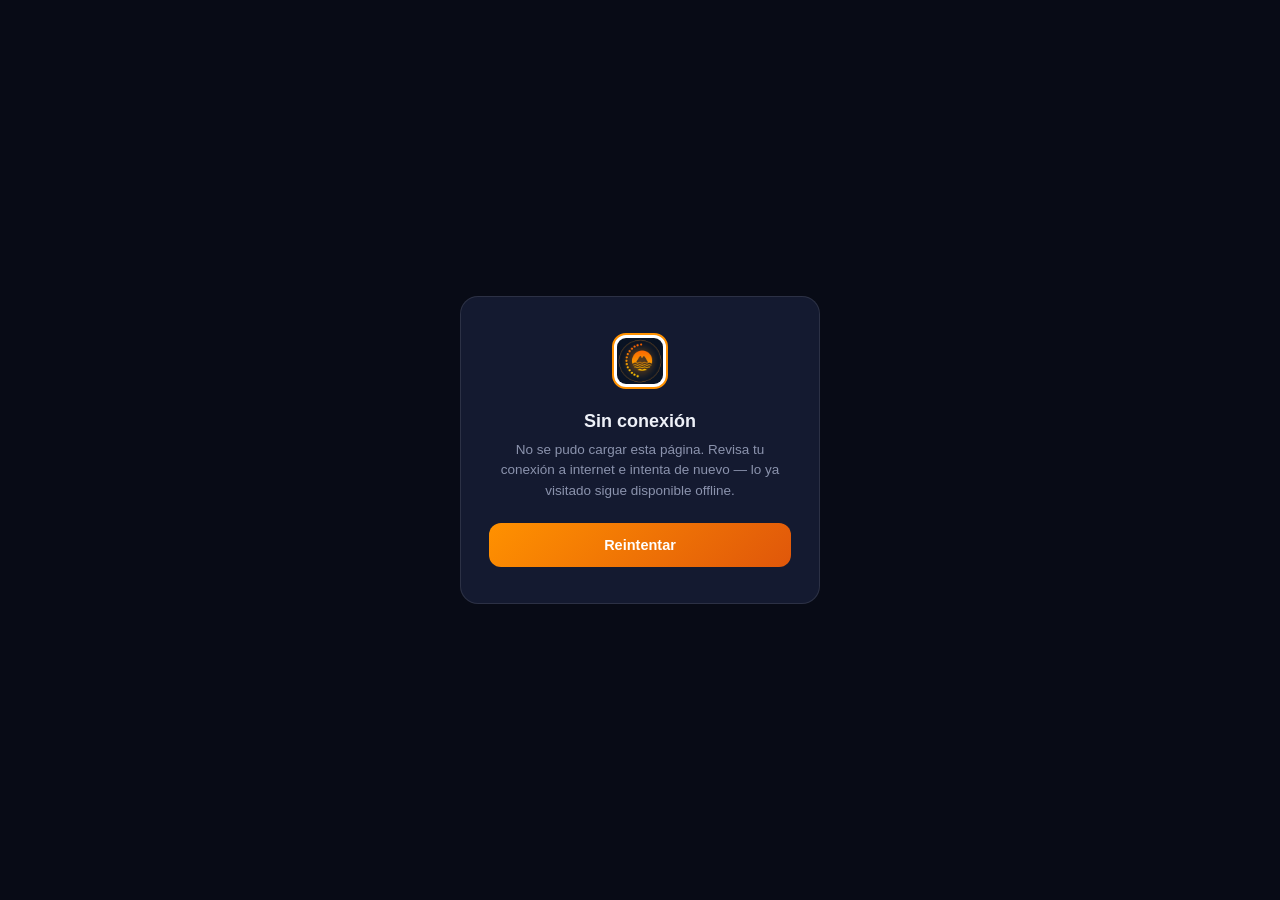
<file: crm/offline.html>
<!DOCTYPE html>
<html lang="es">
<head>
<meta charset="UTF-8">
<meta name="viewport" content="width=device-width, initial-scale=1.0, maximum-scale=1.0, viewport-fit=cover">
<meta name="theme-color" content="#080b16">
<meta name="robots" content="noindex, nofollow">
<title>Sin conexión · Destino y Eventos Lotus 360 CRM</title>
<link rel="icon" href="icons/icon-192.png">
<style>
:root{--bg:#080b16;--panel:#141a30;--line:rgba(255,255,255,.1);--txt:#eef1f8;--muted:#8b93ad;--accent:#ff9100}
*{box-sizing:border-box;margin:0;padding:0}
html,body{height:100%}
body{font-family:'Inter',-apple-system,BlinkMacSystemFont,'Segoe UI',sans-serif;background:var(--bg);color:var(--txt);display:flex;align-items:center;justify-content:center;padding:24px;-webkit-font-smoothing:antialiased}
.card{max-width:360px;width:100%;text-align:center;background:var(--panel);border:1px solid var(--line);border-radius:18px;padding:36px 28px}
.card img{width:56px;height:56px;border-radius:14px;border:2px solid var(--accent);padding:3px;background:#fff;object-fit:contain;margin-bottom:18px}
.card i{font-size:34px;color:var(--muted);margin-bottom:14px;display:block}
h1{font-size:18px;font-weight:700;margin-bottom:8px}
p{font-size:13.5px;color:var(--muted);line-height:1.5;margin-bottom:22px}
button{width:100%;background:linear-gradient(135deg,var(--accent),#e0570a);color:#fff;border:none;border-radius:12px;padding:14px;font-size:14.5px;font-weight:700;cursor:pointer;font-family:inherit}
button:active{transform:scale(.98)}
</style>
</head>
<body>
<div class="card">
  <img src="logolotus-integrado.png" alt="Destino y Eventos Lotus 360" width="56" height="56">
  <h1>Sin conexión</h1>
  <p>No se pudo cargar esta página. Revisa tu conexión a internet e intenta de nuevo — lo ya visitado sigue disponible offline.</p>
  <button onclick="location.reload()">Reintentar</button>
</div>
</body>
</html>
</file>
